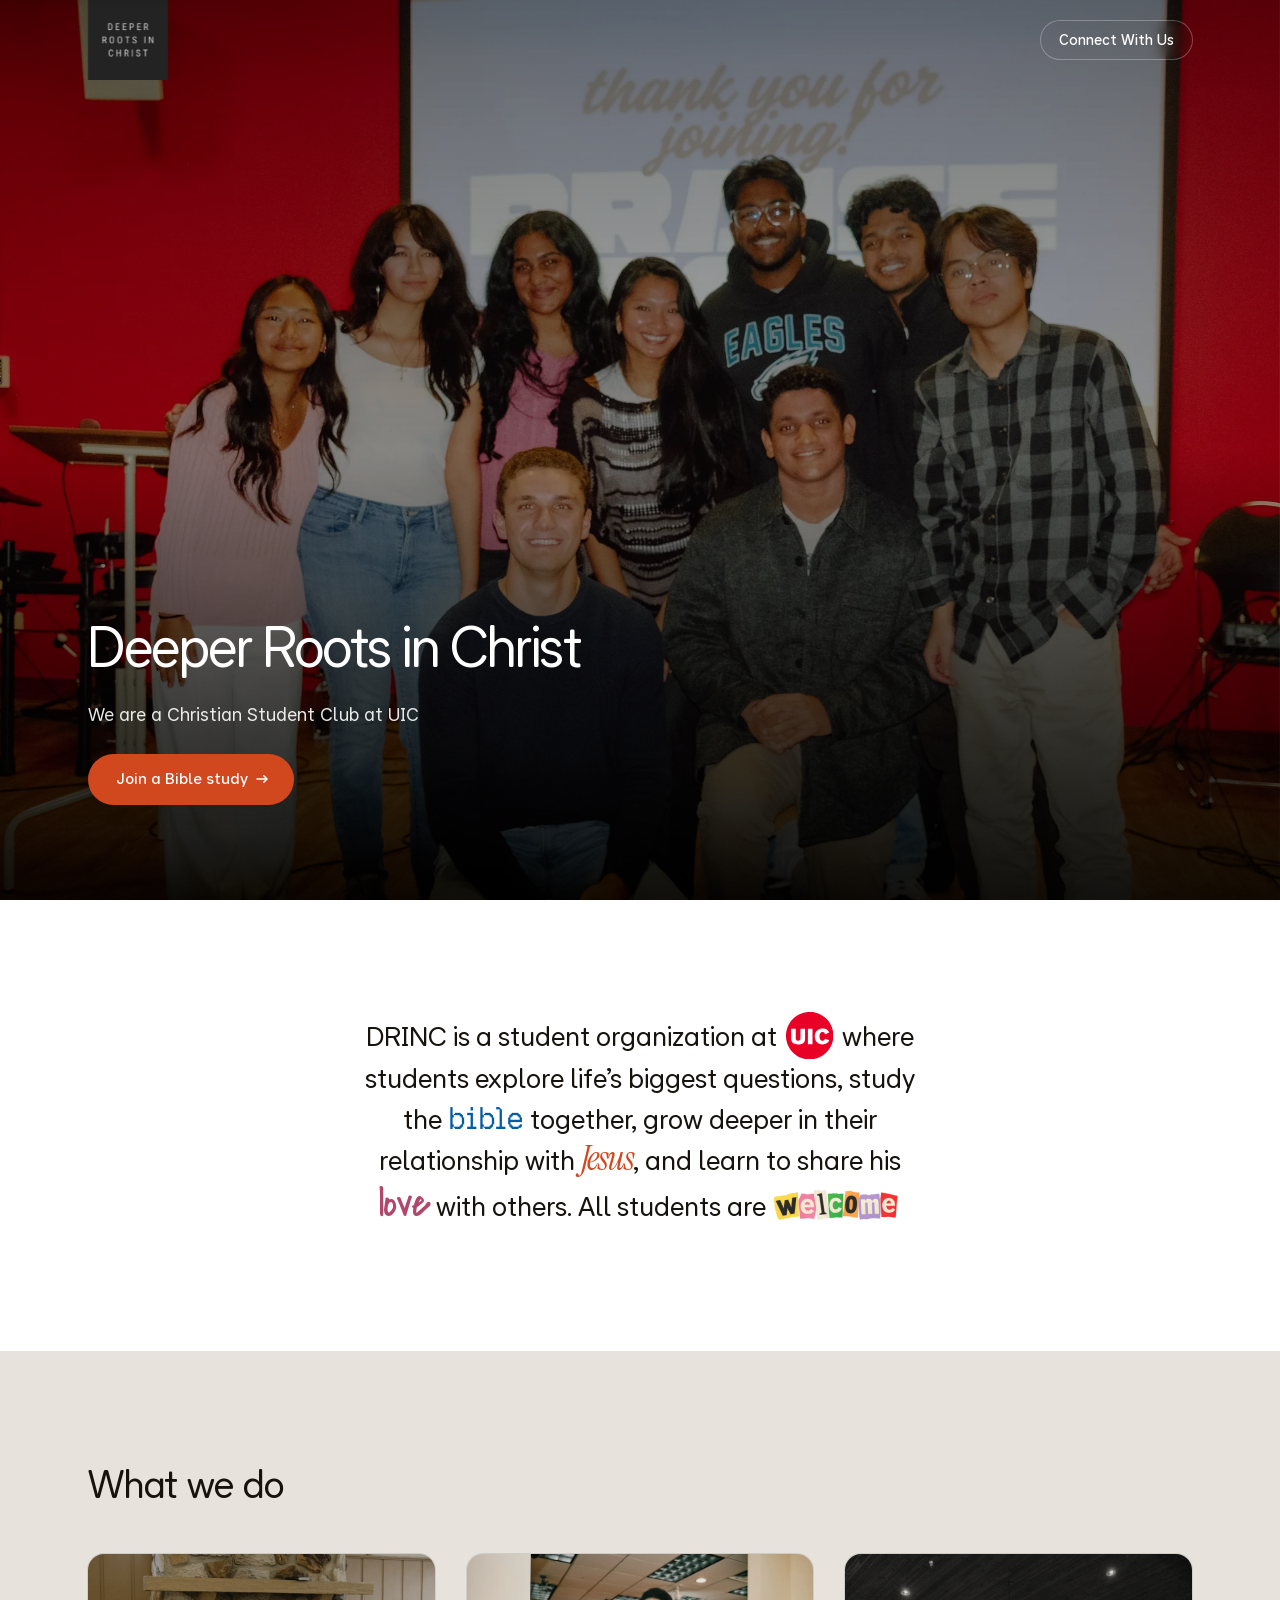
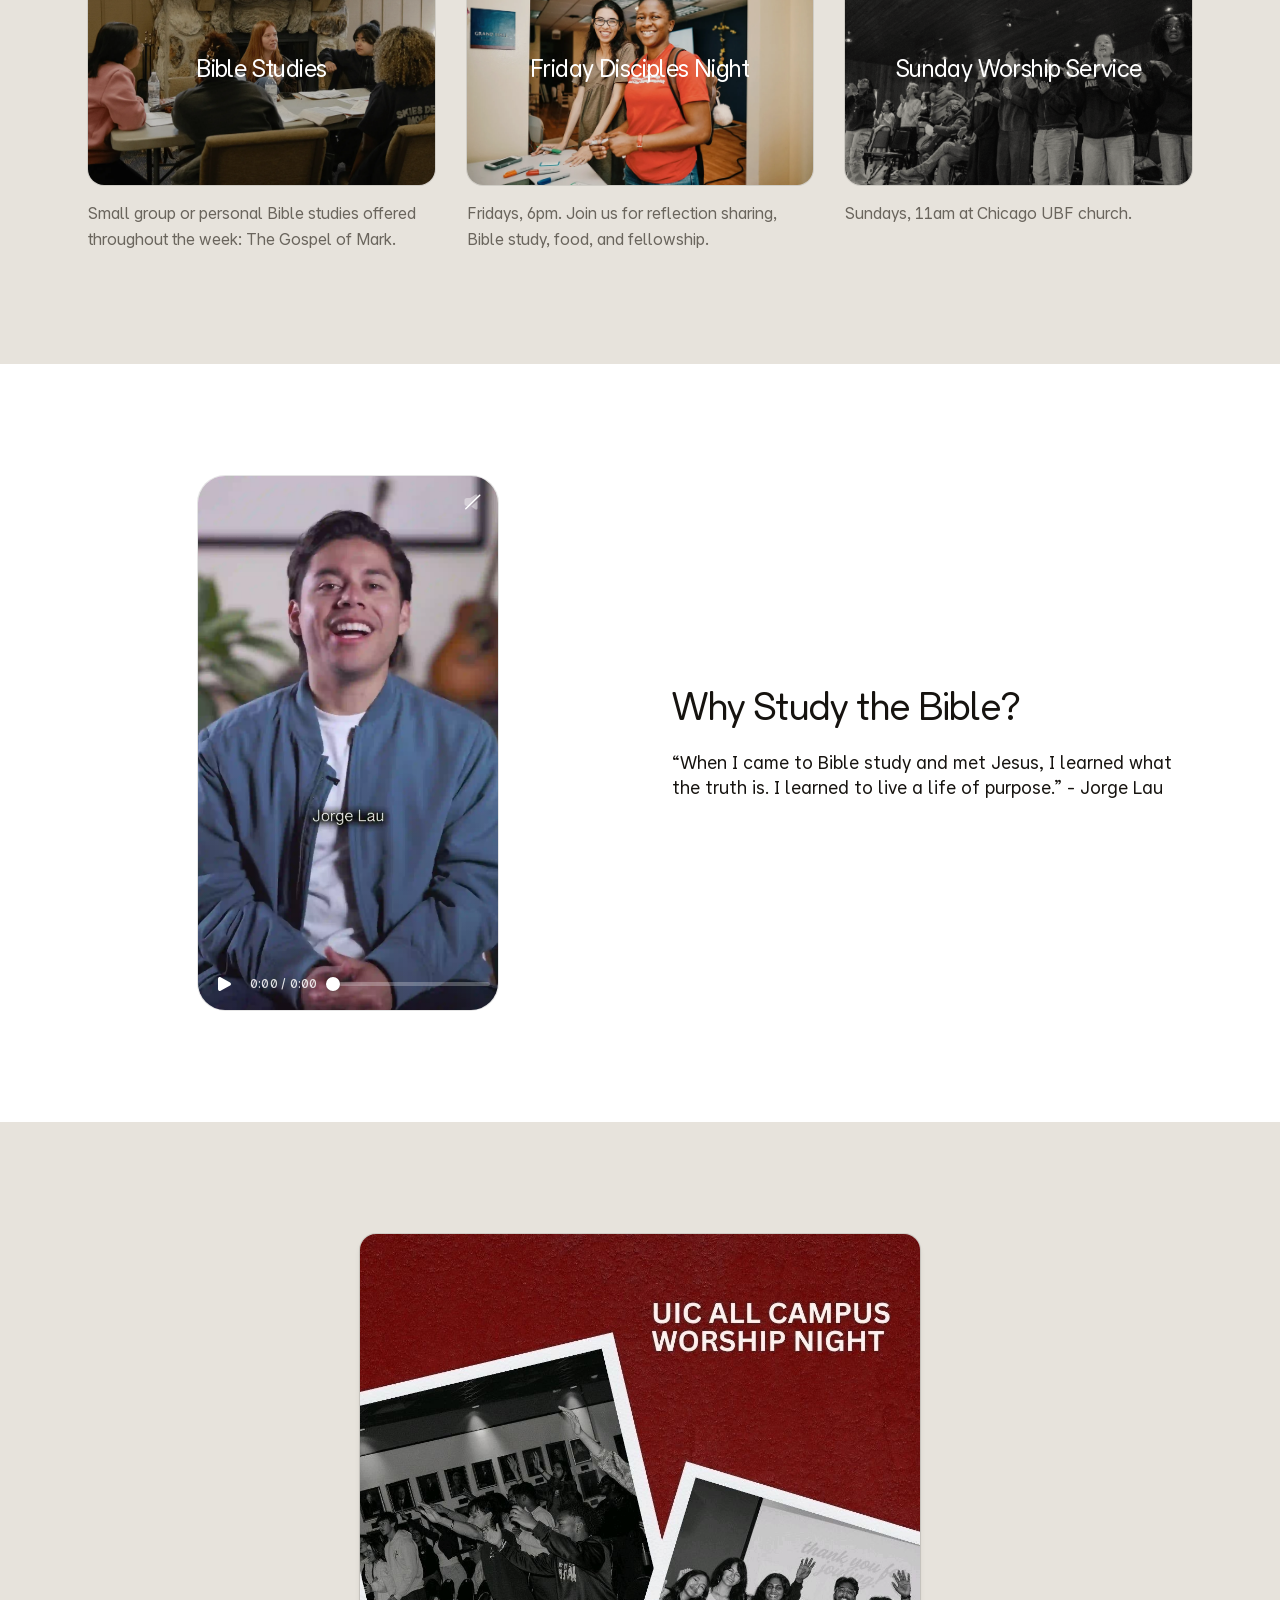
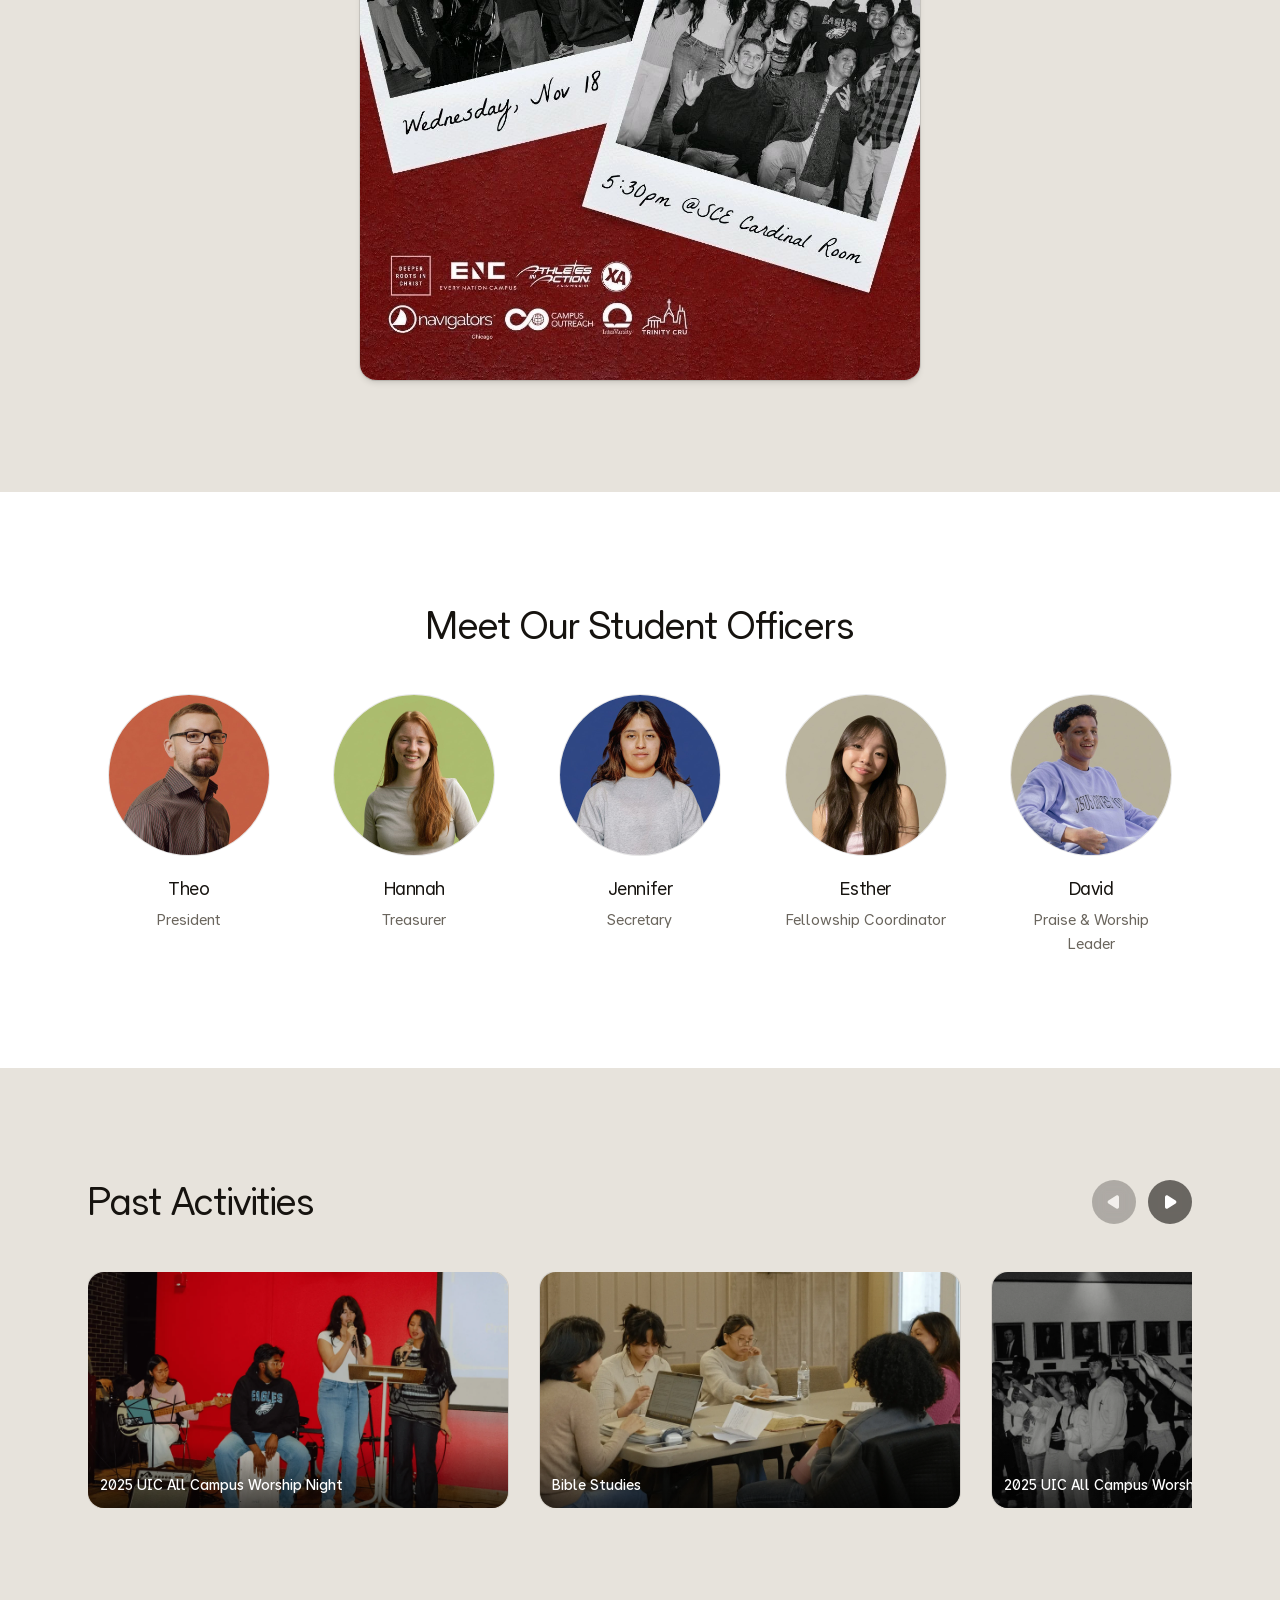
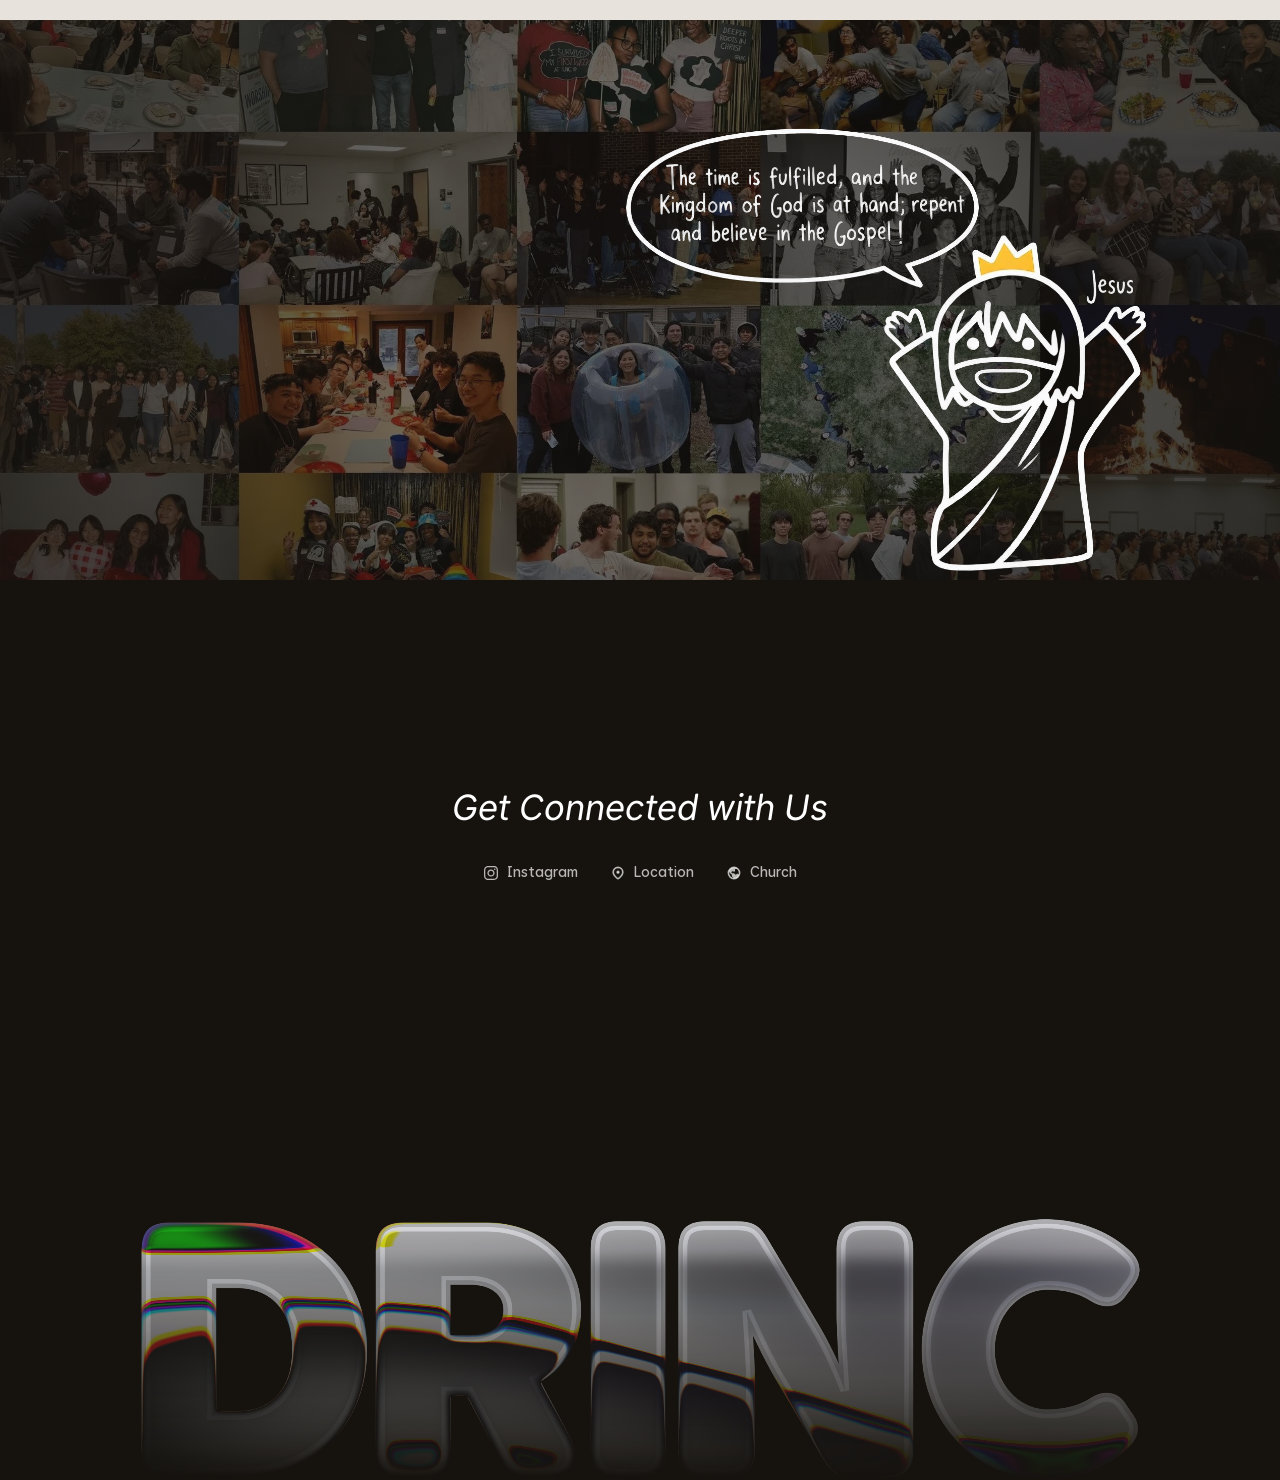
<file: index.html>
<!DOCTYPE html>
<html lang="en">
<head>
  <meta charset="UTF-8" />
  <meta name="viewport" content="width=device-width, initial-scale=1.0, interactive-widget=resizes-content" />
  <title>Deeper Roots in Christ</title>
  <meta name="description" content="DRinC is a Christian student organization at UIC that seeks to share the love of Jesus with students and raise lifelong disciples." />
  <meta name="robots" content="index, follow" />
  <meta name="author" content="Deeper Roots in Christ" />
  <meta name="theme-color" content="#D1481F" />
  <link rel="canonical" href="https://hoangngo-sudo.github.io/drinc/" />

  <link rel="shortcut icon" href="favicon.ico" />
  <link rel="icon" type="image/png" sizes="32x32" href="assets/icons/favicon-32x32.png" />
  <link rel="icon" type="image/png" sizes="16x16" href="assets/icons/favicon-16x16.png" />
  <link rel="apple-touch-icon" sizes="180x180" href="assets/icons/apple-touch-icon.png" />

  <meta property="og:type" content="website" />
  <meta property="og:site_name" content="Deeper Roots in Christ" />
  <meta property="og:title" content="Deeper Roots in Christ (DRinC) — Christian Student Organization at UIC" />
  <meta property="og:description" content="DRinC is a Christian student organization at UIC that seeks to share the love of Jesus with students and raise lifelong disciples. Join us for Bible study, Friday discipleship, Sunday worship, fellowship, and retreats." />
  <meta property="og:image" content="https://hoangngo-sudo.github.io/drinc/assets/img/og.png" />
  <meta property="og:image:width" content="1200" />
  <meta property="og:image:height" content="800" />
  <meta property="og:image:alt" content="Deeper Roots in Christ" />
  <meta property="og:url" content="https://hoangngo-sudo.github.io/drinc/" />

  <meta name="twitter:card" content="summary_large_image" />
  <meta name="twitter:title" content="Deeper Roots in Christ — Christian Student Organization at UIC" />
  <meta name="twitter:description" content="DRinC is a Christian student organization at UIC that seeks to share the love of Jesus with students and raise lifelong disciples. Join us for Bible study, Friday discipleship, Sunday worship, fellowship, and retreats." />
  <meta name="twitter:image" content="https://hoangngo-sudo.github.io/drinc/assets/img/og.png" />
  <meta name="twitter:image:alt" content="Deeper Roots in Christ" />

  <script type="application/ld+json">
  {
    "@context": "https://schema.org",
    "@type": "Organization",
    "name": "Deeper Roots in Christ",
    "alternateName": "DRinC",
    "description": "DRinC is a Christian student organization at UIC that seeks to share the love of Jesus with students and raise lifelong disciples.",
    "url": "https://hoangngo-sudo.github.io/drinc/",
    "logo": "https://hoangngo-sudo.github.io/drinc/assets/img/logo.png",
    "sameAs": [
      "https://www.instagram.com/drincatuic/",
      "https://www.chicagoubf.org/"
    ]
  }
  </script>
  <link rel="preconnect" href="https://fonts.googleapis.com" />
  <link rel="preconnect" href="https://fonts.gstatic.com" crossorigin />
  <link href="https://fonts.googleapis.com/css2?family=Covered+By+Your+Grace&family=Instrument+Serif:ital@1&display=swap" rel="stylesheet" />
  <link rel="preload" as="image" href="assets/img/hero.webp" />
  <link rel="stylesheet" href="css/tokens.css" />
  <link rel="stylesheet" href="css/styles.css" />

  <!-- Dev-only: loads the Lapse animation inspector on localhost/file. -->
  <!-- <script>
    (function () {
      var host = location.hostname;
      if (host !== "localhost" && host !== "127.0.0.1" && host !== "") return;
      var panel = document.createElement("script");
      panel.src = "vendor/lapse/panel.global.js";
      panel.async = false;
      panel.onload = function () {
        lapse.mountLapse();
      };
      document.head.appendChild(panel);
    })();
  </script> -->
</head>
<body>
  <a class="skip-link" href="#main">Skip to content</a>

  <header class="site-nav" id="top">
    <div class="container site-nav__inner">
      <a class="site-nav__brand" href="#top" aria-label="Deeper Roots in Christ — home">
        <img class="site-nav__logo" src="assets/img/logo.png" alt="" aria-hidden="true" />
      </a>
      <a class="site-nav__cta" href="#connect">Connect With Us</a>
    </div>
  </header>

  <main id="main">
    <section class="hero" data-nav-tone="dark" aria-labelledby="hero-title">
      <div class="hero-bg"></div>
      <div class="hero-overlay"></div>
      <div class="container hero__inner">
        <div class="hero__content">
          <h1 id="hero-title" class="hero__title">Deeper Roots in Christ</h1>
          <p class="hero__sub">We are a Christian Student Club at UIC</p>
          <div class="hero__actions">
            <a class="btn btn--primary" href="signup.html" data-hero-cta>
              Join a Bible study
              <svg class="btn__icon" xmlns="http://www.w3.org/2000/svg" width="12" height="12" viewBox="0 0 12 12" aria-hidden="true" focusable="false">
                <path d="m10.75,6.75H1c-.414,0-.75-.336-.75-.75s.336-.75.75-.75h9.75c.414,0,.75.336.75.75s-.336.75-.75.75Z" fill="currentColor" stroke-width="0" />
                <path d="m7.75,10c-.192,0-.384-.073-.53-.22-.293-.293-.293-.768,0-1.061l2.72-2.72-2.72-2.72c-.293-.293-.293-.768,0-1.061s.768-.293,1.061,0l3.25,3.25c.293.293.293.768,0,1.061l-3.25,3.25c-.146.146-.338.22-.53.22Z" fill="currentColor" stroke-width="0" />
              </svg>
            </a>
          </div>
        </div>
      </div>
    </section>

    <section class="section mission" aria-label="Our mission">
      <div class="container">
        <p class="mission__statement">DRINC is a student organization <span class="mission__university">at
          <svg class="mission__icon" xmlns="http://www.w3.org/2000/svg" viewBox="0 0 24.005 24" role="img" aria-label="UIC" focusable="false">
            <path id="mission-uic-mark" d="M11.157-0.014H12.763C12.967 0.04 13.252 0.031 13.471 0.058 13.962 0.124 14.449 0.217 14.929 0.337 17.013 0.865 18.915 1.945 20.44 3.463 20.485 3.508 20.53 3.556 20.575 3.602 21.297 4.367 21.921 5.18 22.431 6.106 23.106 7.319 23.568 8.639 23.794 10.01 23.85 10.366 23.889 10.654 23.913 11.012 23.922 11.134 23.941 11.54 23.962 11.624L23.964 11.63V12.338C23.928 12.442 23.905 13.141 23.889 13.297 23.83 13.819 23.74 14.336 23.616 14.846 22.804 18.154 20.631 20.957 17.637 22.564 16.45 23.203 15.163 23.635 13.833 23.843 13.626 23.876 13.432 23.905 13.225 23.927 13.095 23.941 12.633 23.953 12.54 23.986H11.4C11.268 23.947 10.816 23.933 10.653 23.914 10.377 23.881 10.117 23.842 9.843 23.795 8.283 23.516 6.795 22.928 5.466 22.066 2.877 20.387 1.032 17.773 0.316 14.767 0.171 14.149 0.067 13.519 0.034 12.887 0.03 12.791 0.021 12.638 0 12.55V11.419C0.039 11.278 0.039 10.862 0.061 10.688 0.091 10.445 0.126 10.204 0.166 9.962 0.424 8.428 0.979 6.959 1.797 5.639 3.409 3.028 5.959 1.139 8.92 0.361 9.403 0.238 9.892 0.142 10.386 0.073 10.618 0.043 10.939 0.043 11.157-0.014ZM9.649 10.187L9.648 9.052C9.648 8.884 9.637 8.578 9.657 8.425 9.532 8.437 9.388 8.426 9.261 8.425 8.62 8.413 7.954 8.446 7.315 8.423 7.326 8.729 7.317 9.071 7.317 9.382L7.318 11.533 7.318 12.661C7.32 13.57 7.386 14.525 6.175 14.539 6.085 14.539 5.998 14.525 5.908 14.519 4.852 14.446 4.93 13.501 4.932 12.676L4.932 11.647 4.932 9.689C4.932 9.332 4.93 8.974 4.932 8.617 4.933 8.557 4.935 8.485 4.944 8.426L3.432 8.423C3.168 8.423 2.866 8.431 2.604 8.423L2.605 8.438C2.617 8.576 2.611 8.791 2.611 8.933L2.611 9.838 2.611 12.601C2.613 13.162 2.589 13.75 2.688 14.303 2.767 14.743 2.998 15.286 3.345 15.584 4.237 16.337 5.604 16.468 6.718 16.378 7.521 16.315 8.577 16.025 9.099 15.377 9.721 14.603 9.648 13.351 9.648 12.404L9.649 10.187ZM11.077 8.422C11.089 8.828 11.08 9.248 11.08 9.658L11.08 11.822C11.091 13.304 11.091 14.786 11.08 16.268 11.253 16.25 11.464 16.259 11.64 16.261 12.229 16.268 12.822 16.253 13.41 16.259 13.393 16.115 13.401 15.889 13.401 15.737L13.401 14.876 13.401 11.975 13.401 9.548 13.399 8.896C13.399 8.75 13.392 8.564 13.413 8.425 13.249 8.432 13.066 8.425 12.9 8.423L11.967 8.423C11.787 8.423 11.605 8.423 11.424 8.425 11.337 8.426 11.158 8.432 11.077 8.422ZM20.863 13.916L20.094 13.642C19.996 13.607 19.846 13.561 19.753 13.522 19.615 13.906 19.449 14.191 19.068 14.369 18.699 14.542 18.294 14.536 17.914 14.405 17.587 14.294 17.29 13.973 17.16 13.652 16.858 12.908 16.866 11.828 17.142 11.075 17.269 10.736 17.508 10.415 17.847 10.271 18.219 10.114 18.619 10.109 18.996 10.252 19.402 10.408 19.741 10.939 19.795 11.362 20.058 11.234 20.322 11.113 20.583 10.985 20.985 10.79 21.426 10.556 21.84 10.387 21.402 9.451 20.833 8.884 19.851 8.515 19.416 8.353 18.945 8.299 18.484 8.291 18.451 8.29 18.225 8.294 18.198 8.3 17.089 8.398 16.179 8.711 15.45 9.604 14.134 11.212 14.254 14.243 15.907 15.572 17.406 16.775 20.107 16.693 21.349 15.14 21.565 14.872 21.729 14.587 21.882 14.281 21.546 14.153 21.199 14.044 20.863 13.916Z" fill="#E80026" />
          </svg></span> where students explore life’s biggest questions, study the <span class="mission__word mission__word--pixel">bible</span>
          together, grow deeper in their relationship with <span class="mission__word mission__word--jesus">Jesus</span>, and learn to share his <span class="mission__word mission__word--love">love</span> with others. All
          students <span class="mission__closing">are <img class="mission__welcome" src="assets/img/welcome.svg" alt="welcome!" width="110" height="42" /></span></p>
      </div>
    </section>

    <section class="section programs" id="programs" aria-labelledby="programs-title">
      <div class="container">
        <h2 id="programs-title" class="h2">What we do</h2>
        <ul class="programs__grid">
          <li class="program">
            <div class="program__media">
              <img class="program__img" src="assets/img/programs-1.webp" alt="Students gathered around a table during a Bible study" width="512" height="384" loading="lazy" />
              <h3 class="program__title">Bible Studies</h3>
            </div>
            <p class="program__desc">Small group or personal Bible studies offered throughout the week: The Gospel of Mark.</p>
          </li>
          <li class="program">
            <div class="program__media">
              <img class="program__img" src="assets/img/programs-2.webp" alt="Two smiling students at a Friday night gathering" width="512" height="384" loading="lazy" />
              <h3 class="program__title">Friday Disciples Night</h3>
            </div>
            <p class="program__desc">Fridays, 6pm. Join us for reflection sharing, Bible study, food, and fellowship.</p>
          </li>
          <li class="program">
            <div class="program__media">
              <img class="program__img" src="assets/img/programs-3.webp" alt="Students clapping together during worship" width="512" height="384" loading="lazy" />
              <h3 class="program__title">Sunday Worship Service</h3>
            </div>
            <p class="program__desc">Sundays, 11am at Chicago UBF church.</p>
          </li>
        </ul>
      </div>
    </section>

    <section class="section" id="testimony" aria-labelledby="testimony-title">
      <div class="container">
        <div class="testimonial">
          <div class="testimonial__media">
            <div class="testimonial__frame">
              <div class="testimonial__clip">
                <video class="testimonial__video" src="assets/video.mp4" poster="assets/img/testimonial-video-frame.webp" preload="none" loop playsinline muted aria-label="Student testimonial video" data-video></video>
              </div>
              <div class="video-bar" data-video-bar>
                <div class="video-bar__controls">
                  <div class="video-bar__spacer"></div>
                  <button class="video-bar__btn" type="button" aria-label="Mute video" data-video-mute>
                    <svg class="video-bar__icon" xmlns="http://www.w3.org/2000/svg" width="18" height="18" viewBox="0 0 18 18" aria-hidden="true" focusable="false"><path fill-rule="evenodd" clip-rule="evenodd" d="M10.0759 1.61119C10.9072 1.07941 12 1.67539 12 2.664V15.337C12 16.3256 10.9072 16.9216 10.0759 16.3898L4.78051 13H2.25C1.00779 13 0 11.9922 0 10.75V7.25C0 6.00778 1.00779 5 2.25 5H4.78056L10.0759 1.61119Z" fill="currentColor"/><path fill-rule="evenodd" clip-rule="evenodd" d="M15.3287 5.11066C15.6216 4.81777 16.0964 4.81777 16.3893 5.11066C18.5372 7.25855 18.5372 10.7414 16.3893 12.8893C16.0964 13.1822 15.6216 13.1822 15.3287 12.8893C15.0358 12.5964 15.0358 12.1215 15.3287 11.8287C16.8908 10.2665 16.8908 7.73343 15.3287 6.17132C15.0358 5.87843 15.0358 5.40355 15.3287 5.11066Z" fill="currentColor"/><path fill-rule="evenodd" clip-rule="evenodd" d="M13.9454 7.17258C14.2615 7.07665 14.6031 7.19882 14.7867 7.47344C15.403 8.39538 15.403 9.60456 14.7867 10.5265C14.6031 10.8011 14.2615 10.9233 13.9454 10.8274C13.6293 10.7314 13.4132 10.44 13.4132 10.1097V7.89026C13.4132 7.55993 13.6293 7.2685 13.9454 7.17258Z" fill="currentColor"/></svg>
                  </button>
                </div>
                <div class="video-bar__controls video-bar__controls--bottom">
                  <button class="video-bar__btn" type="button" aria-label="Play video" data-video-play>
                    <svg class="video-bar__icon" xmlns="http://www.w3.org/2000/svg" width="18" height="18" viewBox="0 0 18 18" aria-hidden="true" focusable="false"><path d="M15.1 7.478L5.608 2.222C5.055 1.916 4.402 1.925 3.859 2.245C3.321 2.562 3 3.122 3 3.744V14.256C3 14.878 3.321 15.438 3.859 15.755C4.138 15.919 4.445 16.002 4.754 16.002C5.047 16.002 5.34 15.927 5.608 15.779L15.099 10.523C15.655 10.216 16 9.632 16 9.001C16 8.37 15.655 7.785 15.1 7.478Z" fill="currentColor"/></svg>
                  </button>
                  <span class="video-bar__time" data-video-time role="timer" aria-label="Video time">0:00 / 0:00</span>
                  <input class="video-bar__progress" type="range" min="0" max="100" step="0.1" value="0" aria-label="Seek video" data-video-progress />
                </div>
              </div>
            </div>
          </div>
          <div class="testimonial__body">
            <h2 id="testimony-title" class="h2">Why Study the Bible?</h2>
            <blockquote class="testimonial__quote">“When I came to Bible study and met Jesus, I learned what the truth is. I learned to live a life of purpose.” - Jorge Lau</blockquote>
          </div>
        </div>
      </div>
    </section>

    <!-- <section class="section retreat" aria-label="Fall retreat poster">
      <div class="container">
        <img class="retreat__img" src="assets/img/retreat.webp" alt="Poster for the 2026 UBF Encounter Fall Retreat: Are you born again? Open to all college students across the Midwest, September 25 to 27, 2026, at Streater Baptist Camp." width="896" height="504" loading="lazy" />
      </div>
    </section> -->

    <section class="section poster" aria-label="UIC All Campus Worship Night poster">
      <div class="container">
        <img class="poster__img" src="assets/img/poster-worship.jpg" alt="UIC All Campus Worship Night poster: two photo prints on a red ground, Wednesday, Nov 18 at 5:30pm in the SCE Cardinal Room." width="1080" height="1440" loading="lazy" decoding="async" />
      </div>
    </section>
    <section class="section" id="officers" aria-labelledby="officers-title">
      <div class="container officers__inner">
        <h2 id="officers-title" class="h2 h2--center">Meet Our Student Officers</h2>
        <ul class="officers__list">
          <li class="officer">
            <img class="officer__img" src="assets/img/officer-theo.jpg" alt="Portrait of Theo" width="640" height="640" loading="lazy" />
            <p class="officer__name">Theo</p>
            <p class="officer__role">President</p>
          </li>
          <li class="officer">
            <img class="officer__img" src="assets/img/officer-hannah.jpg" alt="Portrait of Hannah" width="640" height="640" loading="lazy" />
            <p class="officer__name">Hannah</p>
            <p class="officer__role">Treasurer</p>
          </li>
          <li class="officer">
            <img class="officer__img" src="assets/img/officer-jennifer.jpg" alt="Portrait of Jennifer" width="640" height="640" loading="lazy" />
            <p class="officer__name">Jennifer</p>
            <p class="officer__role">Secretary</p>
          </li>
          <li class="officer">
            <img class="officer__img" src="assets/img/officer-esther.jpg" alt="Portrait of Esther" width="640" height="640" loading="lazy" />
            <p class="officer__name">Esther</p>
            <p class="officer__role">Fellowship Coordinator</p>
          </li>
          <li class="officer">
            <img class="officer__img" src="assets/img/officer-david.jpg" alt="Portrait of David" width="640" height="640" loading="lazy" />
            <p class="officer__name">David</p>
            <p class="officer__role">Praise &amp; Worship Leader</p>
          </li>
        </ul>
      </div>
    </section>

    <section class="section gallery" id="gallery" aria-labelledby="gallery-title">
      <div class="container">
        <div class="gallery__header">
          <h2 id="gallery-title" class="h2">Past Activities</h2>
          <div class="gallery__nav">
            <button class="icon-btn" type="button" aria-label="Previous photos" data-gallery="prev"><svg xmlns="http://www.w3.org/2000/svg" x="0px" y="0px" width="18px" height="18px" viewBox="0 0 18 18" focusable="false" aria-hidden="true"><path d="M13.094 2.44202C12.535 2.13302 11.852 2.15401 11.313 2.49701L3.38904 7.52197C2.88004 7.84497 2.57703 8.397 2.57703 9C2.57703 9.603 2.88104 10.155 3.38904 10.478L11.313 15.503C11.599 15.684 11.924 15.774 12.25 15.774C12.54 15.774 12.831 15.702 13.094 15.557C13.653 15.249 14 14.662 14 14.024V3.97601C14 3.33801 13.653 2.74902 13.094 2.44202Z" fill="currentColor"></path></svg></button>
            <button class="icon-btn" type="button" aria-label="Next photos" data-gallery="next"><svg xmlns="http://www.w3.org/2000/svg" x="0px" y="0px" width="18px" height="18px" viewBox="0 0 18 18" focusable="false" aria-hidden="true"><path d="M14.611 7.52196L6.687 2.49699C6.147 2.15499 5.46401 2.134 4.90601 2.442C4.34701 2.75 4 3.33696 4 3.97496V14.024C4 14.662 4.34701 15.25 4.90601 15.557C5.16901 15.702 5.46 15.774 5.75 15.774C6.076 15.774 6.402 15.683 6.688 15.502L14.611 10.478C15.12 10.155 15.423 9.60298 15.423 8.99998C15.423 8.39698 15.119 7.84496 14.611 7.52196Z" fill="currentColor"></path></svg></button>
          </div>
        </div>
        <ul class="gallery__track" tabindex="0" aria-label="Photo gallery — scrolls horizontally">
          <li class="gallery__card"><img src="assets/img/gallery-1.webp" alt="Students at the 2025 UIC All Campus Worship Night" width="512" height="288" loading="lazy" /><span class="gallery__caption">2025 UIC All Campus Worship Night</span></li>
          <li class="gallery__card"><img src="assets/img/gallery-2.webp" alt="Students in a Bible study" width="512" height="288" loading="lazy" /><span class="gallery__caption">Bible Studies</span></li>
          <li class="gallery__card"><img src="assets/img/gallery-3.webp" alt="Students at the 2025 UIC All Campus Worship Night" width="512" height="288" loading="lazy" /><span class="gallery__caption">2025 UIC All Campus Worship Night</span></li>
          <li class="gallery__card"><img src="assets/img/gallery-4.webp" alt="Students celebrating Galentine day" width="512" height="288" loading="lazy" /><span class="gallery__caption">Galentine day</span></li>
          <li class="gallery__card"><img src="assets/img/gallery-5.webp" alt="Students on the 2026 Easter Bible Retreat" width="512" height="288" loading="lazy" /><span class="gallery__caption">2026 Easter Bible Retreat</span></li>
          <li class="gallery__card"><img src="assets/img/gallery-6.webp" alt="Students on the 2026 Easter Bible Retreat" width="512" height="288" loading="lazy" /><span class="gallery__caption">2026 Easter Bible Retreat</span></li>
          <li class="gallery__card"><img src="assets/img/gallery-7.webp" alt="Students at the Graduation Party" width="512" height="288" loading="lazy" /><span class="gallery__caption">Graduation Party!</span></li>
          <li class="gallery__card"><img src="assets/img/gallery-8.webp" alt="Students at the 2026 All Campus Worship" width="512" height="288" loading="lazy" /><span class="gallery__caption">2026 All Campus Worship</span></li>
        </ul>
      </div>
    </section>

    <section class="banner" data-nav-tone="dark" aria-label="Scripture">
      <div class="banner__scrim" aria-hidden="true"></div>
      <img class="banner__art" src="assets/img/mini-jesus.webp" width="1104" height="944" alt="" loading="lazy" decoding="async" />
      <figure class="sr-only">
        <blockquote class="banner__quote">
          <p>&ldquo;The time is fulfilled, and the kingdom of God is at hand; repent and believe in the gospel.&rdquo;</p>
        </blockquote>
        <figcaption class="banner__cite">Mark 1:15 ESV</figcaption>
      </figure>
    </section>

    <section class="section section--dark cta" id="connect" aria-labelledby="cta-title">
      <div class="container cta__inner">
        <div class="cta__copy">
          <h2 id="cta-title" class="h2 h2--light">Get Connected with Us</h2>
          <nav class="cta__links" aria-label="Connect with us">
            <a class="cta__link" href="https://www.instagram.com/drincatuic/" target="_blank" rel="noopener noreferrer"><svg class="cta__icon" xmlns="http://www.w3.org/2000/svg" width="32px" height="32px" viewBox="0 0 32 32" aria-hidden="true" focusable="false"><g class="nc-icon-wrapper" fill="currentColor"><path d="M10.202,2.098c-1.49,.07-2.507,.308-3.396,.657-.92,.359-1.7,.84-2.477,1.619-.776,.779-1.254,1.56-1.61,2.481-.345,.891-.578,1.909-.644,3.4-.066,1.49-.08,1.97-.073,5.771s.024,4.278,.096,5.772c.071,1.489,.308,2.506,.657,3.396,.359,.92,.84,1.7,1.619,2.477,.779,.776,1.559,1.253,2.483,1.61,.89,.344,1.909,.579,3.399,.644,1.49,.065,1.97,.08,5.771,.073,3.801-.007,4.279-.024,5.773-.095s2.505-.309,3.395-.657c.92-.36,1.701-.84,2.477-1.62s1.254-1.561,1.609-2.483c.345-.89,.579-1.909,.644-3.398,.065-1.494,.081-1.971,.073-5.773s-.024-4.278-.095-5.771-.308-2.507-.657-3.397c-.36-.92-.84-1.7-1.619-2.477s-1.561-1.254-2.483-1.609c-.891-.345-1.909-.58-3.399-.644s-1.97-.081-5.772-.074-4.278,.024-5.771,.096m.164,25.309c-1.365-.059-2.106-.286-2.6-.476-.654-.252-1.12-.557-1.612-1.044s-.795-.955-1.05-1.608c-.192-.494-.423-1.234-.487-2.599-.069-1.475-.084-1.918-.092-5.656s.006-4.18,.071-5.656c.058-1.364,.286-2.106,.476-2.6,.252-.655,.556-1.12,1.044-1.612s.955-.795,1.608-1.05c.493-.193,1.234-.422,2.598-.487,1.476-.07,1.919-.084,5.656-.092,3.737-.008,4.181,.006,5.658,.071,1.364,.059,2.106,.285,2.599,.476,.654,.252,1.12,.555,1.612,1.044s.795,.954,1.051,1.609c.193,.492,.422,1.232,.486,2.597,.07,1.476,.086,1.919,.093,5.656,.007,3.737-.006,4.181-.071,5.656-.06,1.365-.286,2.106-.476,2.601-.252,.654-.556,1.12-1.045,1.612s-.955,.795-1.608,1.05c-.493,.192-1.234,.422-2.597,.487-1.476,.069-1.919,.084-5.657,.092s-4.18-.007-5.656-.071M21.779,8.517c.002,.928,.755,1.679,1.683,1.677s1.679-.755,1.677-1.683c-.002-.928-.755-1.679-1.683-1.677,0,0,0,0,0,0-.928,.002-1.678,.755-1.677,1.683m-12.967,7.496c.008,3.97,3.232,7.182,7.202,7.174s7.183-3.232,7.176-7.202c-.008-3.97-3.233-7.183-7.203-7.175s-7.182,3.233-7.174,7.203m2.522-.005c-.005-2.577,2.08-4.671,4.658-4.676,2.577-.005,4.671,2.08,4.676,4.658,.005,2.577-2.08,4.671-4.658,4.676-2.577,.005-4.671-2.079-4.676-4.656h0"></path></g></svg>Instagram</a>
            <a class="cta__link" href="https://www.google.com/maps?q=1015+W+Polk+St,+Chicago,+IL+60607" target="_blank" rel="noopener noreferrer"><svg class="cta__icon" xmlns="http://www.w3.org/2000/svg" x="0px" y="0px" width="20px" height="20px" viewBox="0 0 20 20" aria-hidden="true" focusable="false"><path d="m4,9.0053c0-3.3166,2.6863-6.0053,6-6.0053s6,2.6887,6,6.0053-3.1146,6.0287-4.8557,7.5611c-.6568.5781-1.6318.5781-2.2886,0-1.7412-1.5324-4.8557-4.5585-4.8557-7.5611Z" fill="none" stroke="currentColor" stroke-linecap="round" stroke-linejoin="round" stroke-width="2"></path><circle cx="10" cy="9" r="1" fill="currentColor" stroke="currentColor" stroke-linecap="round" stroke-linejoin="round" stroke-width="2" data-color="color-2"></circle></svg>Location</a>
            <a class="cta__link" href="https://www.chicagoubf.org/" target="_blank" rel="noopener noreferrer"><svg class="cta__icon" xmlns="http://www.w3.org/2000/svg" x="0px" y="0px" width="20px" height="20px" viewBox="0 0 20 20" aria-hidden="true" focusable="false"><path d="m10,3c-3.0086,0-5.5663,1.9017-6.5562,4.5657.7976,1.9263,1.6964,3.0181,3.1138,3.7878.0752.0405.1572.0605.2383.0605.1367,0,.2715-.0562.3682-.1621.1553-.1694.1758-.4224.0488-.6138-.0068-.0103-.6787-1.0454-.2012-2.0161.0586-.1201.3818-.7266.9951-.8965.4961-.1377.9453.0845,1.3818.2983.4619.2266.9854.4868,1.4893.1626.5693-.3628.5039-1.0771.4463-1.7075-.0498-.5474-.1016-1.1138.1699-1.4536.3281-.4097,1.1406-.5269,2.3438-.3359.1887.0299.3654-.0516.4739-.1963-1.1891-.9324-2.6836-1.4932-4.3118-1.4932Z" fill="currentColor" stroke-width="0" data-color="color-2"></path><path d="m14.6729,11.021c-.6963-.1333-1.2256.2383-1.6953.5649-.4551.3179-.751.5112-1.1104.4399-.2393-.0444-.3574-.1763-.6025-.4702-.2275-.2729-.5098-.6128-1.0039-.9019-.9365-.5483-2.1465-.6235-3.5977-.2217-.1934.0532-.335.2183-.3613.417s.0703.3955.2432.4976c.0049.0029.501.3013.7041.8804.0732.2085.0742.48.0752.7676.001.4282.002.9131.2627,1.3291.2852.4536.6396.6421.9248.7939.2559.1357.4092.2173.5254.4663.2656.5693.0703,1.2534.0674,1.2603-.0089.03-.0025.0607-.0057.0913.2957.0381.5951.0645.9012.0645,2.8523,0,5.3016-1.7086,6.3923-4.1558-.4484-1.0909-1.0134-1.6896-1.7195-1.8232Z" fill="currentColor" stroke-width="0" data-color="color-2"></path><circle cx="10" cy="10" r="7" fill="none" stroke="currentColor" stroke-linecap="round" stroke-linejoin="round" stroke-width="2"></circle></svg>Church</a>
          </nav>
        </div>
      </div>
      <div class="container cta__wordmark" aria-hidden="true">
        <div class="cta__wordmark-shader" data-wordmark-shader></div>
        <img class="cta__wordmark-static" src="assets/img/wordmark-rounded-trimmed.webp" width="3201" height="837" alt="" loading="lazy" />
      </div>
    </section>
  </main>

  <div class="float-cta" data-float-cta>
    <div class="float-cta__reveal">
      <a class="float-cta__pill" href="signup.html">
        <span class="float-cta__label">Join a Bible study</span>
        <span class="float-cta__dot" aria-hidden="true">
          <svg class="float-cta__arrow" xmlns="http://www.w3.org/2000/svg" width="12" height="12" viewBox="0 0 12 12" focusable="false" aria-hidden="true">
            <path d="m10.75,6.75H1c-.414,0-.75-.336-.75-.75s.336-.75.75-.75h9.75c.414,0,.75.336.75.75s-.336.75-.75.75Z" fill="currentColor" stroke-width="0" />
            <path d="m7.75,10c-.192,0-.384-.073-.53-.22-.293-.293-.293-.768,0-1.061l2.72-2.72-2.72-2.72c-.293-.293-.293-.768,0-1.061s.768-.293,1.061,0l3.25,3.25c.293.293.293.768,0,1.061l-3.25,3.25c-.146.146-.338.22-.53.22Z" fill="currentColor" stroke-width="0" />
          </svg>
        </span>
      </a>
    </div>
  </div>

  <script src="js/main.js" defer></script>
  <script src="js/nav-contrast.js" defer></script>
  <script type="module" src="js/footer-shader.js"></script>
</body>
</html>
</file>
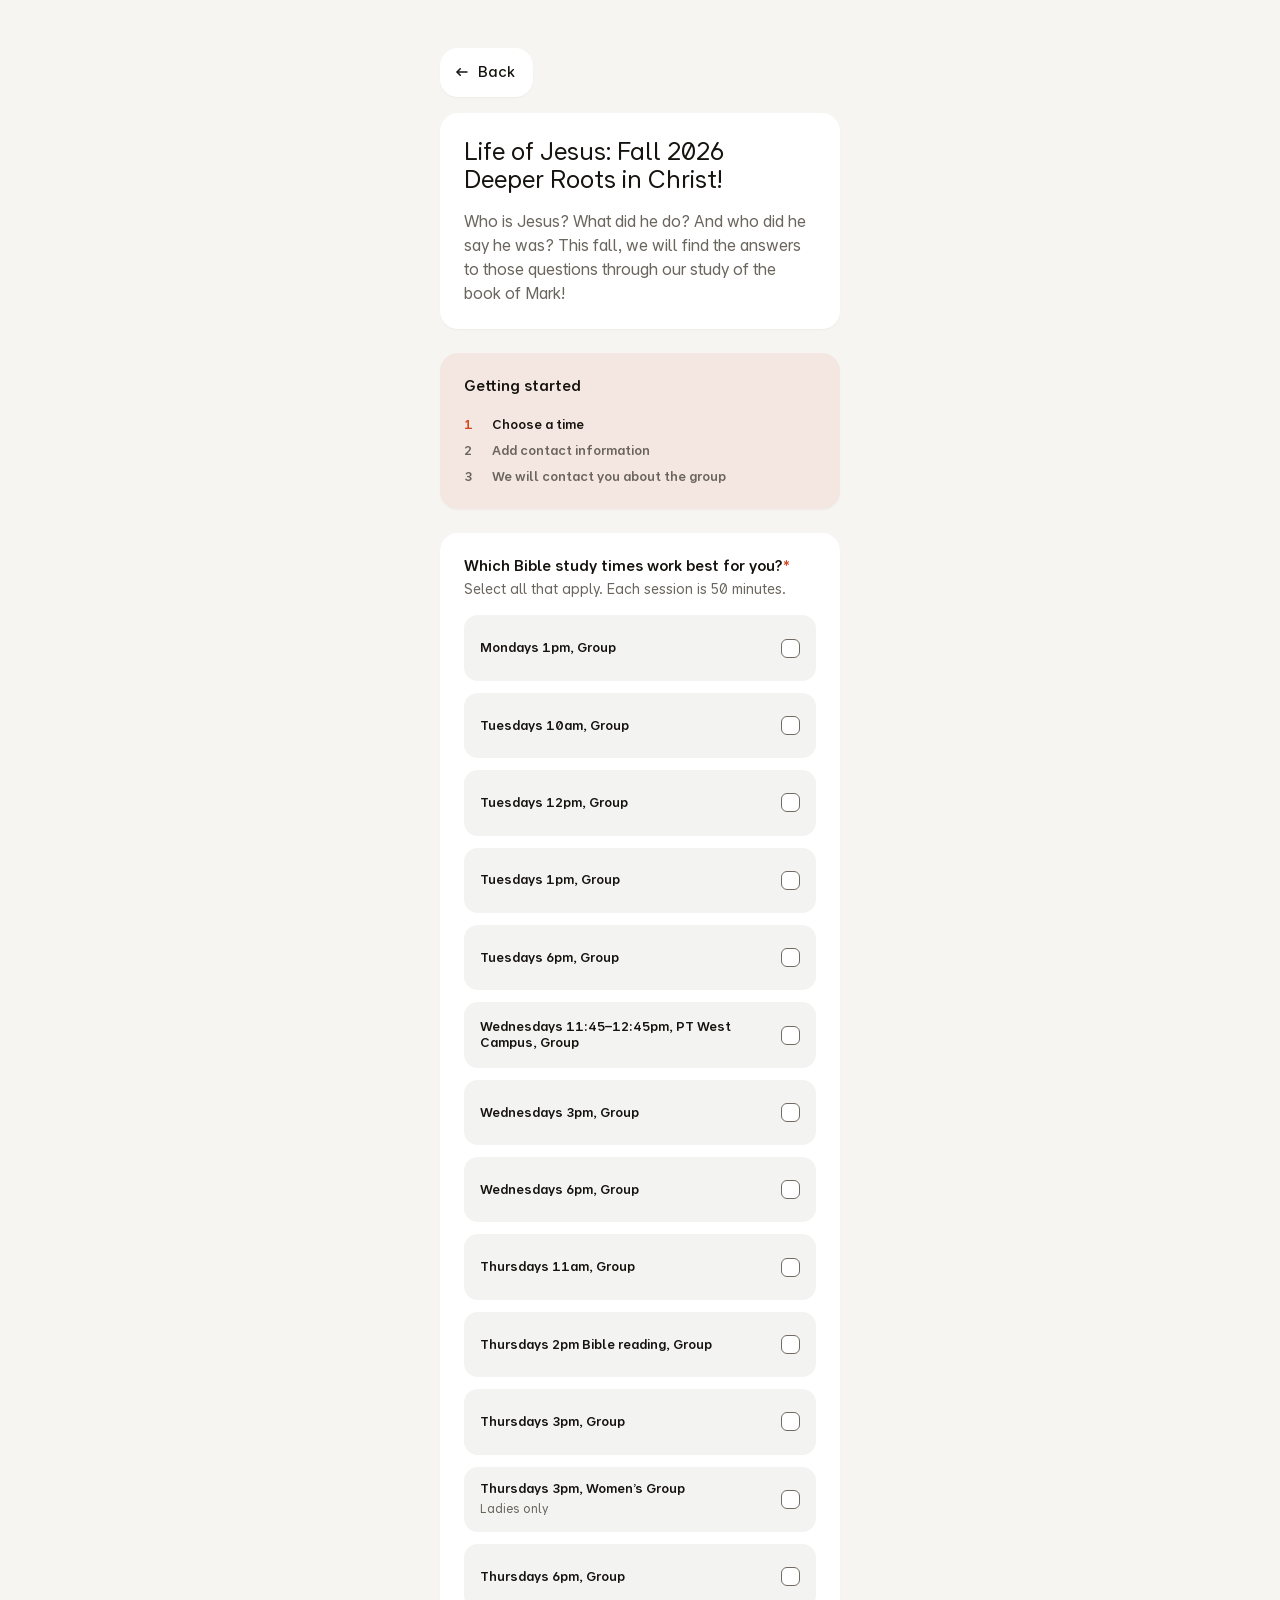
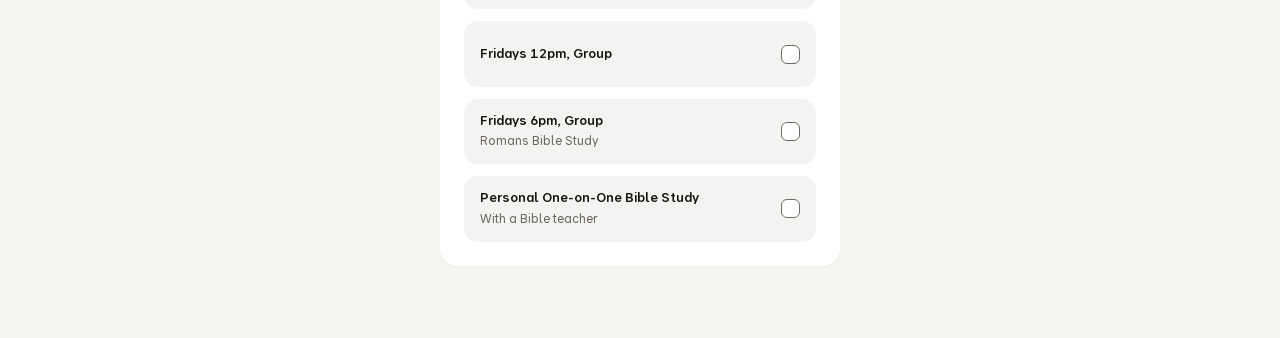
<file: signup.html>
<!doctype html>
<html lang="en">
<head>
  <meta charset="utf-8" />
  <meta name="viewport" content="width=device-width, initial-scale=1, interactive-widget=resizes-content" />
  <meta name="description" content="Sign up for a Fall 2026 Deeper Roots in Christ Bible study at UIC." />
  <title>Life of Jesus Bible Study | DRinC</title>
  <meta name="theme-color" content="#f6f5f2" />
  <meta property="og:type" content="website" />
  <meta property="og:site_name" content="Deeper Roots in Christ" />
  <meta property="og:title" content="Life of Jesus Bible Study" />
  <meta property="og:description" content="Sign up for a Fall 2026 Deeper Roots in Christ Bible study at UIC." />
  <meta property="og:image" content="https://hoangngo-sudo.github.io/drinc/assets/img/og.png" />
  <meta property="og:image:width" content="1200" />
  <meta property="og:image:height" content="800" />
  <meta property="og:image:alt" content="Deeper Roots in Christ" />
  <meta property="og:url" content="https://hoangngo-sudo.github.io/drinc/signup.html" />
  <meta name="twitter:card" content="summary_large_image" />
  <meta name="twitter:title" content="Life of Jesus Bible Study" />
  <meta name="twitter:description" content="Sign up for a Fall 2026 Deeper Roots in Christ Bible study at UIC." />
  <meta name="twitter:image" content="https://hoangngo-sudo.github.io/drinc/assets/img/og.png" />
  <link rel="stylesheet" href="css/tokens.css" />
  <link rel="stylesheet" href="css/signup.css" />
</head>
<body>
  <main class="signup-shell">
    <a class="back-link" href="index.html" aria-label="Back to the DRinC home page">
      <svg class="back-link__icon" xmlns="http://www.w3.org/2000/svg" width="12" height="12" viewBox="0 0 12 12" aria-hidden="true" focusable="false">
        <path d="m11,6.75H1.25c-.414,0-.75-.336-.75-.75s.336-.75.75-.75h9.75c.414,0,.75.336.75.75s-.336.75-.75.75Z" fill="currentColor" stroke-width="0" />
        <path d="m4.25,10c-.192,0-.384-.073-.53-.22L.47,6.53c-.293-.293-.293-.768,0-1.061l3.25-3.25c.293-.293.768-.293,1.061,0s.293.768,0,1.061l-2.72,2.72,2.72,2.72c.293.293.293.768,0,1.061-.146.146-.338.22-.53.22Z" fill="currentColor" stroke-width="0" />
      </svg>
      Back
    </a>

    <form class="signup-form" data-signup-form novalidate>
      <header class="form-panel form-intro">
        <h1>Life of Jesus: Fall 2026 Deeper Roots in Christ!</h1>
        <p>Who is Jesus? What did he do? And who did he say he was? This fall, we will find the answers to those questions through our study of the book of Mark!</p>
      </header>

      <section class="form-panel form-orientation" aria-labelledby="orientation-title">
        <h2 id="orientation-title">Getting started</h2>
        <ol class="orientation-steps">
          <li class="orientation-step is-current" data-step="1">
            <span class="orientation-step__number" aria-hidden="true">1</span>
            <span class="orientation-step__label">Choose a time</span>
          </li>
          <li class="orientation-step" data-step="2">
            <span class="orientation-step__number" aria-hidden="true">2</span>
            <span class="orientation-step__label">Add contact information</span>
          </li>
          <li class="orientation-step" data-step="3">
            <span class="orientation-step__number" aria-hidden="true">3</span>
            <span class="orientation-step__label">We will contact you about the group</span>
          </li>
        </ol>
      </section>

      <fieldset class="form-panel form-panel--study" aria-describedby="study-help study-error">
        <legend>Which Bible study times work best for you?<span aria-hidden="true">*</span></legend>
        <p class="field-help" id="study-help">Select all that apply. Each session is 50 minutes.</p>
        <div class="option-list">
          <label class="option-row"><span>Mondays 1pm, Group</span><input type="checkbox" name="bible-study" value="Mondays 1pm" aria-describedby="study-error" /></label>
          <label class="option-row"><span>Tuesdays 10am, Group</span><input type="checkbox" name="bible-study" value="Tuesdays 10am" aria-describedby="study-error" /></label>
          <label class="option-row"><span>Tuesdays 12pm, Group</span><input type="checkbox" name="bible-study" value="Tuesdays 12pm" aria-describedby="study-error" /></label>
          <label class="option-row"><span>Tuesdays 1pm, Group</span><input type="checkbox" name="bible-study" value="Tuesdays 1pm" aria-describedby="study-error" /></label>
          <label class="option-row"><span>Tuesdays 6pm, Group</span><input type="checkbox" name="bible-study" value="Tuesdays 6pm" aria-describedby="study-error" /></label>
          <label class="option-row"><span>Wednesdays 11:45&ndash;12:45pm, PT West Campus, Group</span><input type="checkbox" name="bible-study" value="Wednesdays 11:45-12:45pm" aria-describedby="study-error" /></label>
          <label class="option-row"><span>Wednesdays 3pm, Group</span><input type="checkbox" name="bible-study" value="Wednesdays 3pm" aria-describedby="study-error" /></label>
          <label class="option-row"><span>Wednesdays 6pm, Group</span><input type="checkbox" name="bible-study" value="Wednesdays 6pm" aria-describedby="study-error" /></label>
          <label class="option-row"><span>Thursdays 11am, Group</span><input type="checkbox" name="bible-study" value="Thursdays 11am" aria-describedby="study-error" /></label>
          <label class="option-row"><span>Thursdays 2pm Bible reading, Group</span><input type="checkbox" name="bible-study" value="Thursdays 2pm Bible reading" aria-describedby="study-error" /></label>
          <label class="option-row"><span>Thursdays 3pm, Group</span><input type="checkbox" name="bible-study" value="Thursdays 3pm" aria-describedby="study-error" /></label>
          <label class="option-row"><span>Thursdays 3pm, Women&rsquo;s Group<small>Ladies only</small></span><input type="checkbox" name="bible-study" value="Thursdays 3pm Women's Group" aria-describedby="study-error" /></label>
          <label class="option-row"><span>Thursdays 6pm, Group</span><input type="checkbox" name="bible-study" value="Thursdays 6pm" aria-describedby="study-error" /></label>
          <label class="option-row"><span>Fridays 12pm, Group</span><input type="checkbox" name="bible-study" value="Fridays 12pm" aria-describedby="study-error" /></label>
          <label class="option-row"><span>Fridays 6pm, Group<small>Romans Bible Study</small></span><input type="checkbox" name="bible-study" value="Fridays 6pm" aria-describedby="study-error" /></label>
          <label class="option-row"><span>Personal One-on-One Bible Study<small>With a Bible teacher</small></span><input type="checkbox" name="bible-study" value="Personal one-on-one" aria-describedby="study-error" /></label>
        </div>
        <p class="field-error" id="study-error" data-study-error aria-live="polite"></p>
      </fieldset>

      <p class="visually-hidden" data-step-status role="status"></p>
      <div class="signup-later" data-signup-later>
      <fieldset class="form-panel">
        <legend>Do you believe in God?</legend>
        <div class="option-list">
          <label class="option-row"><span>Yes</span><input type="radio" name="belief" value="Yes" /></label>
          <label class="option-row"><span>No</span><input type="radio" name="belief" value="No" /></label>
          <label class="option-row"><span>Not Sure</span><input type="radio" name="belief" value="Not sure" /></label>
        </div>
      </fieldset>

      <fieldset class="form-panel form-panel--events">
        <legend>Want to join any of these weekly meetings or special events?</legend>
        <div class="option-list">
          <label class="option-row"><span>Disciples Night: Friday 6pm, worship, reflections, community</span><input type="checkbox" name="event" value="Disciples Night" /></label>
          <label class="option-row"><span>Sunday Worship Service 11am (Rides offered at 10:15)</span><input type="checkbox" name="event" value="Sunday Worship Service" /></label>
          <label class="option-row"><span>UIC All Campus Worship Night: Nov 18 at 5pm</span><input type="checkbox" name="event" value="UIC All Campus Worship Night" /></label>
          <label class="option-row"><span>Other</span><input type="checkbox" name="event" value="Other" /></label>
        </div>
      </fieldset>

      <fieldset class="form-panel contact-panel" aria-describedby="contact-error">
        <legend>How can we reach you?<span aria-hidden="true">*</span></legend>
        <p class="field-help">Phone or email &mdash; either one is fine.</p>
        <div class="contact-fields">
          <label><span>First name</span><input type="text" name="first-name" autocomplete="given-name" placeholder=" " required /></label>
          <label><span>Last name</span><input type="text" name="last-name" autocomplete="family-name" placeholder=" " required /></label>
          <label class="field-wide"><span>Phone number</span><input type="tel" name="phone" autocomplete="tel" placeholder=" " data-phone aria-describedby="contact-error" /></label>
          <label class="field-wide"><span>Email</span><input type="email" name="email" autocomplete="email" placeholder=" " data-email aria-describedby="contact-error" /></label>
          <label class="field-wide"><span>Invite code (optional)</span><input type="text" name="invite-code" autocomplete="off" placeholder=" " /></label>
        </div>
        <p class="field-error" id="contact-error" data-contact-error aria-live="polite"></p>
      </fieldset>

      <p class="privacy-note">Your information stays private.</p>
      <section class="turnstile-card" aria-label="Cloudflare verification successful">
        <div class="turnstile-status">
          <svg class="turnstile-success-icon" viewBox="0 0 38 38" aria-hidden="true" focusable="false">
            <circle cx="19" cy="19" r="19" fill="#3b9653" />
            <path d="M10.5 19.2 16.3 25 28 13.3" fill="none" stroke="#fff" stroke-width="4" stroke-linecap="square" stroke-linejoin="miter" />
          </svg>
          <p class="turnstile-message">Success!</p>
        </div>

        <div class="turnstile-brand">
          <svg class="turnstile-logo" xmlns="http://www.w3.org/2000/svg" viewBox="0 0 512 76" role="img" aria-label="Cloudflare">
            <path d="M214.633 47.4h7.505v20.704h13.096v6.643h-20.6zm28.361 13.751v-.08c0-7.856 6.257-14.218 14.61-14.218c8.35 0 14.529 6.295 14.529 14.138v.08c0 7.853-6.257 14.218-14.61 14.218s-14.531-6.287-14.531-14.138zm21.49 0v-.08c0-3.948-2.82-7.384-6.96-7.384c-4.142 0-6.84 3.356-6.84 7.304v.08c0 3.945 2.816 7.384 6.92 7.384c4.1 0 6.88-3.358 6.88-7.304m16.827 1.602V47.41h7.613v15.197c0 3.945 1.965 5.815 4.982 5.815c3.014 0 4.982-1.8 4.982-5.627V47.4h7.61v15.157c0 8.832-4.983 12.69-12.673 12.69s-12.524-3.948-12.524-12.5m36.674-15.34h10.438c9.658 0 15.262 5.625 15.262 13.508v.08c0 7.882-5.685 13.747-15.42 13.747h-10.28V47.4v.01zm10.546 20.621c4.487 0 7.454-2.497 7.454-6.912v-.08c0-4.377-2.974-6.915-7.454-6.915h-3.055v13.907zM354.575 47.4h21.637v6.646h-14.145v4.643h12.79v6.287h-12.79v9.771h-7.492zm32.068 0h7.502v20.704h13.098v6.643h-20.6zm40.19-.193h7.223l11.517 27.535h-8.036l-1.978-4.884H425.12l-1.928 4.884h-7.888l11.517-27.535zm6.572 16.755l-3.016-7.773l-3.055 7.773zm21.828-16.554h12.79c4.134 0 7 1.099 8.807 2.966c1.594 1.559 2.394 3.677 2.394 6.365v.08c0 4.177-2.206 6.953-5.566 8.393l6.455 9.53h-8.659l-5.446-8.282h-3.283v8.282h-7.502V47.4l.01.01zm12.446 13.126c2.55 0 4.021-1.247 4.021-3.238v-.077c0-2.149-1.54-3.238-4.06-3.238h-4.905v6.566h4.952l-.008-.01zM490.044 47.4h21.758v6.445h-14.334v4.136h12.988v5.984h-12.988v4.337H512v6.445h-21.956zM198.212 64.356c-1.05 2.4-3.263 4.099-6.2 4.099c-4.09 0-6.916-3.439-6.916-7.384v-.083c0-3.948 2.745-7.303 6.839-7.303c3.084 0 5.436 1.917 6.435 4.535h7.898c-1.267-6.503-6.92-11.37-14.263-11.37c-8.343 0-14.61 6.365-14.61 14.219v.08c0 7.853 6.177 14.138 14.532 14.138c7.136 0 12.72-4.679 14.193-10.943h-7.918l.01.01z" />
            <path fill="#fbad41" d="M132.234 32.698c-.552 0-1.097.02-1.641.037a.8.8 0 0 0-.256.06a.92.92 0 0 0-.593.64l-2.334 8.155c-1.006 3.506-.632 6.744 1.06 9.12c1.55 2.2 4.13 3.49 7.263 3.64l12.662.768c.376.02.702.2.9.5c.211.322.258.725.129 1.089a1.61 1.61 0 0 1-1.373 1.069l-13.157.768c-7.147.331-14.838 6.164-17.536 13.277l-.948 2.51a.703.703 0 0 0 .622.958h45.312a1.205 1.205 0 0 0 1.165-.878a33 33 0 0 0 1.204-8.885c0-18.12-14.529-32.808-32.459-32.808" />
            <path fill="#f6821f" d="m112.457 74.235l.838-2.949c1.009-3.506.635-6.744-1.054-9.12c-1.556-2.2-4.134-3.49-7.268-3.64l-59.395-.768a1.17 1.17 0 0 1-.939-.5a1.24 1.24 0 0 1-.13-1.089a1.61 1.61 0 0 1 1.385-1.069l59.95-.768c7.117-.329 14.807-6.164 17.505-13.277l3.419-9.035a2.3 2.3 0 0 0 .1-1.197C122.973 13.199 107.392 0 88.764 0c-17.172 0-31.741 11.199-36.97 26.767A17.37 17.37 0 0 0 39.47 23.32c-8.232.828-14.858 7.534-15.676 15.857a18 18 0 0 0 .452 6.204C10.792 45.78 0 56.92 0 70.608c0 1.238.088 2.457.266 3.647c.073.577.565 1.01 1.147 1.009h109.688a1.43 1.43 0 0 0 1.356-1.05" />
          </svg>
          <nav class="turnstile-links" aria-label="Cloudflare verification information">
            <a href="https://www.cloudflare.com/privacypolicy/" target="_blank" rel="noopener noreferrer">Privacy</a>
            <span aria-hidden="true">&bull;</span>
            <a href="https://developers.cloudflare.com/turnstile/" target="_blank" rel="noopener noreferrer">Help</a>
          </nav>
        </div>
      </section>
      <button class="submit-button" type="submit">Submit</button>
      <p class="turnstile-protected">Protected by Cloudflare Turnstile</p>
        <p class="form-status" data-form-status role="status"></p>
      </div>
    </form>
  </main>
  <script src="js/signup.js"></script>
</body>
</html>
</file>
<file: css/tokens.css>
/* Allo Round59 for upright text, with separate oblique faces (SIL OFL). */
@font-face {
  font-family: "Allo";
   src: url("../assets/fonts/AlloVariable-300to700-Round59.woff2") format("woff2");
   font-weight: 300 700;
  font-style: normal;
  font-display: swap;
   unicode-range: U+0000-007F, U+00C0-00C3, U+00C8-00CA, U+00CC-00CD, U+00D2-00D5, U+00D9-00DA, U+00DD, U+00E0-00E3, U+00E8-00EA, U+00EC-00ED, U+00F2-00F5, U+00F9-00FA, U+00FD, U+0102-0103, U+0110-0111, U+0128-0129, U+0168-0169, U+01A0-01B0, U+0300-036F, U+1EA0-1EF9, U+02BC, U+02C4-02C5, U+02DD, U+02EE, U+2000-206F, U+02E2, U+1D43-1D58, U+2070-209F, U+2100-218F, U+2200-22FF, U+058F, U+060B, U+09F3, U+0E3F, U+17DB, U+20A0-20CF, U+2190-21FF, U+2300-27BF;
}

@font-face {
   font-family: "Allo";
   src: url("../assets/fonts/Allo-LightOblique.woff2") format("woff2");
   font-weight: 300;
   font-style: italic;
   font-display: swap;
}

@font-face {
   font-family: "Allo";
   src: url("../assets/fonts/Allo-RegularOblique.woff2") format("woff2");
   font-weight: 400;
   font-style: italic;
   font-display: swap;
}

@font-face {
   font-family: "Allo";
   src: url("../assets/fonts/Allo-MediumOblique.woff2") format("woff2");
   font-weight: 500;
   font-style: italic;
   font-display: swap;
}

@font-face {
   font-family: "Allo";
   src: url("../assets/fonts/Allo-SemiBoldOblique.woff2") format("woff2");
   font-weight: 600;
   font-style: italic;
   font-display: swap;
}

@font-face {
   font-family: "Allo";
   src: url("../assets/fonts/Allo-BoldOblique.woff2") format("woff2");
   font-weight: 700;
   font-style: italic;
   font-display: swap;
}

.allo-case {
   font-feature-settings: "case" 1;
}

.allo-tnum {
   font-variant-numeric: tabular-nums;
}

:root {
   font-optical-sizing: auto;
  /* Colors */
  --ink: #16130f;
  --ink-muted: #6a655d;
  --paper: #ffffff;
  --page: #f6f5f2;
  --panel: #ffffff;
  --field: rgba(22, 19, 15, 0.05);
  --field-hover: rgba(22, 19, 15, 0.08);
  --brand: #d1481f;
  --brand-deep: #b83a16;
  --brand-hover: var(--brand-deep);
  --brand-soft: rgba(209, 72, 31, 0.1);
  --brand-soft-subtle: rgba(209, 72, 31, 0.08);
  --error: #a52f10;
  --control-border: #716b63;
  --border-subtle: #d9d9d9;
  --hairline: rgba(22, 19, 15, 0.12);
  --hairline-dark: rgba(255, 255, 255, 0.12);
  --white-90: rgba(255, 255, 255, 0.9);
  --white-80: rgba(255, 255, 255, 0.8);
  --white-70: rgba(255, 255, 255, 0.7);
  --white-55: rgba(255, 255, 255, 0.55);
  --outline-img: oklch(0 0 0 / 0.1);
  --outline-img-dark: oklch(1 0 0 / 0.1);
  --cta-ring-dark: rgba(255, 255, 255, 0.28);
  --cta-ring-light: rgba(0, 0, 0, 0.12);
  --focus: var(--brand-deep);

  /* Three separate colours for the guest words: one the system's own ember,
     the other two are the welcome sticker's blue and pink darkened to body
     text contrast, so the words echo the sticker they sit beside.
     ember oklch(0.59 0.18 36.3) 4.51:1
     pink  oklch(0.55 0.14 1.1)   5.24:1
     blue  oklch(0.47 0.14 252.9) 6.86:1 */
  --fancy-pixel: #055ba7;
  --fancy-jesus: var(--brand);
  --fancy-love: #b2476c;

  /* Families
     Allo is the one family for display and UI text, set by --font-display and
     --font-ui. It is self-hosted in assets/fonts (licence
     beside it). The wordmark is drawn from the same font's outlines as SVG, so it
     never depends on the web font having arrived. */
  --font-display: "Allo", "Helvetica Neue", Helvetica, Arial, system-ui, sans-serif;
  --font-ui: "Allo", "Helvetica Neue", Helvetica, Arial, system-ui, sans-serif;
  /* Guest faces for the mission words: pixel, serif italic and hand. Each is
     a one-word guest, not more site families. */
  --font-serif: "Instrument Serif", "Iowan Old Style", "Palatino Linotype", Georgia, serif;
  --font-hand: "Covered By Your Grace", "Bradley Hand", "Segoe Print", cursive;
  --font-pixel: "Geist Pixel", "Courier New", monospace;

  /* Weights */
  --weight-regular: 400;
  --weight-medium: 500;
  --weight-semibold: 600;

  --tracking-wordmark: -0.02em;
  --tracking-tight: -0.025em;

  /* Wordmark: the display type is set in Allo's display drawing.
     Cap-height proportions: the Ink SVG is exactly 3.9027 x 1.0336 cap heights,
     so one --wordmark-cap renders at the same weight on every screen. */
  --wordmark-cap: 40px;

  /* Sizes */
  --text-xs: 12px;      /* fine print: sub-labels, legal, metadata */
  --text-label: 13px;   /* control labels: option rows, steps, field labels */
  --text-caption: 14px; /* secondary UI: help, errors, dense rows, nav */
  --text-body: 16px;    /* reading text, inputs, controls, legends */
  --text-small: var(--text-body); /* compact body text: buttons, descriptions, roles */
  --text-lead: 18px;    /* lead copy: hero standfirst, officer names */
  --text-action: 15px;

  /* Display steps */
  --text-card: 24px;    /* card/panel titles */
  --text-deck-mobile: 24px;
  --text-deck: clamp(var(--text-deck-mobile), calc(22.514px + 0.360685vw), 28px);
  --text-quote: 18px;
  --text-h2-mobile: 35px;
  --text-h2: clamp(var(--text-h2-mobile), calc(33.1425px + 0.450857vw), 40px);
  --text-h1-mobile: 40px;
  --text-h1: clamp(var(--text-h1-mobile), calc(32.5699px + 1.803427vw), 60px);
  --text-form-title: 25px;

  /* Shape */
  --radius-small: 8px;
  --radius-panel: 18px;
  --radius-img: 16px;
  --radius-pill: 999px;

  /* Line heights */
  --leading-tight: 1.1;     /* headings */
  --leading-snug: 1.4;      /* labels, help, steps */
  --leading-normal: 1.5;    /* form body, buttons */
  --leading-body: 1.6;      /* base body */
  --leading-relaxed: 1.625; /* landing body & lead copy */
}
</file>
<file: css/styles.css>
:root {
  --wordmark-brightness: 1;
  --wordmark-alpha: 70;
}

/* Geist Pixel (SIL OFL, license beside it in assets/fonts). Self-hosted so the
   mission word does not wait on a third-party host for one 26 KB face. */
@font-face {
  font-family: "Geist Pixel";
  src: url("../assets/fonts/geist-pixel-latin.woff2") format("woff2");
  font-weight: 400;
  font-style: normal;
  font-display: swap;
}

*,
*::before,
*::after {
  box-sizing: border-box;
}

html {
  color-scheme: light;
  scroll-behavior: smooth;
  scroll-padding-top: 88px;
}

body {
  margin: 0;
  background: var(--paper);
  color: var(--ink);
  font-family: var(--font-ui);
  font-size: var(--text-body);
  line-height: var(--leading-body);
  font-synthesis: none;
  -webkit-font-smoothing: antialiased;
  text-rendering: optimizeLegibility;
}

img {
  display: block;
  max-width: 100%;
  height: auto;
}

ul {
  list-style: none;
  margin: 0;
  padding: 0;
}

a {
  color: inherit;
}

a,
button,
input,
select,
textarea,
label,
summary {
  -webkit-tap-highlight-color: transparent;
}

button,
a,
input,
select,
[role="button"] {
  touch-action: manipulation;
}

:focus-visible {
  outline: 2px solid var(--focus);
  outline-offset: 2px;
}

.hero :focus-visible,
.section--dark :focus-visible,
.banner :focus-visible {
  outline-color: #e8704a;
}

.site-nav :focus-visible {
  outline-color: #e8704a;
}

.site-nav.is-over-light :focus-visible {
  outline-color: var(--brand-deep);
}

.container {
  width: 100%;
  max-width: 1152px;
  margin-inline: auto;
  padding-inline: 24px;
}

.skip-link {
  position: absolute;
  left: 16px;
  top: -48px;
  z-index: 100;
  padding: 10px 16px;
  background: var(--paper);
  color: var(--ink);
  font-weight: var(--weight-semibold);
  border-radius: var(--radius-small);
  box-shadow: 0 2px 8px rgba(22, 19, 15, 0.15);
  transition: top 150ms ease;
}

.skip-link:focus {
  top: 16px;
}

/* Spoken-only content: keeps a section's text in the accessibility tree when
   the visible copy is drawn into an image. */
.sr-only {
  position: absolute;
  width: 1px;
  height: 1px;
  padding: 0;
  margin: -1px;
  overflow: hidden;
  clip-path: inset(50%);
  white-space: nowrap;
  border: 0;
}

.h2 {
  margin: 0;
  font-family: var(--font-display);
  font-size: var(--text-h2);
  font-weight: var(--weight-regular);
  line-height: 1.1;
  text-wrap: balance;
}

.h2--center {
  text-align: center;
}

.h2--light {
  color: #ffffff;
  font-size: var(--text-h2-mobile);
  font-style: italic;
  line-height: 1.1;
}

.section {
  padding-block: 64px;
}

@media (min-width: 760px) {
  .section {
    padding-block: 112px;
  }
}

main,
.section,
.banner {
  scroll-margin-top: 88px;
}

.programs,
.retreat,
.gallery,
.poster {
  background: #E7E3DC;
}

.btn {
  display: inline-flex;
  align-items: center;
  gap: 8px;
  min-height: 44px;
  padding: 14px 28px;
  border-radius: var(--radius-pill);
  background: var(--brand);
  color: #ffffff;
  font-family: var(--font-ui);
  font-size: var(--text-action);
  font-weight: var(--weight-medium);
  line-height: var(--leading-normal);
  text-decoration: none;
  box-shadow: 0 10px 15px -3px rgba(0, 0, 0, 0.1), 0 4px 6px -4px rgba(0, 0, 0, 0.1);
  transition: background-color 150ms ease, transform 150ms ease;
}

.btn__icon {
  display: block;
  flex: 0 0 12px;
  width: 12px;
  height: 12px;
}

.btn--primary {
  padding-inline-end: 26px;
  will-change: transform;
}

@media (hover: hover) {
  .btn--primary:hover {
    background: var(--brand-deep);
  }
}

.btn:active {
  transform: scale(0.96);
}

.icon-btn {
  display: grid;
  place-items: center;
  width: 44px;
  height: 44px;
  border: 0;
  border-radius: var(--radius-pill);
  background: rgba(22, 19, 15, 0.6);
  backdrop-filter: blur(6px);
  -webkit-backdrop-filter: blur(6px);
  color: #ffffff;
  cursor: pointer;
  font-size: 20px;
  transition: background-color 150ms ease, transform 150ms ease, opacity 150ms ease;
}

.icon-btn svg {
  display: block;
}

@media (hover: hover) {
  .icon-btn:hover {
    background: rgba(22, 19, 15, 0.85);
  }
}

.icon-btn:not(:disabled):active {
  transform: scale(0.96);
}

.icon-btn:disabled {
  cursor: not-allowed;
  opacity: 0.45;
}

.site-nav {
  position: fixed;
  top: 0;
  left: 0;
  right: 0;
  z-index: 50;
  background: transparent;
}

.site-nav.is-scrolled .site-nav__cta {
  --cta-elevation: 0 0 0 0 transparent;
  backdrop-filter: blur(12px);
  -webkit-backdrop-filter: blur(12px);
}

.site-nav__inner {
  display: flex;
  align-items: center;
  justify-content: space-between;
  gap: 16px;
  min-height: 80px;
}

.site-nav__brand {
  display: inline-flex;
  align-items: center;
  color: #ffffff;
  text-decoration: none;
  transition: transform 220ms ease, visibility 0s linear 220ms;
}

.site-nav:not(.is-logo-hidden) .site-nav__brand {
  transition-delay: 0s;
}

.site-nav.is-logo-hidden .site-nav__brand {
  transform: translateY(-110%);
  visibility: hidden;
}

.site-nav__logo {
  display: block;
  width: 80px;
  height: 80px;
  object-fit: contain;
}

.site-nav__cta {
  --cta-ring: var(--cta-ring-dark);
  --cta-elevation: 0 0 0 rgba(0, 0, 0, 0);
  --cta-ring-shadow: 0 0 0 1px var(--cta-ring);
  position: relative;
  display: inline-block;
  padding: 8px 18px;
  border-radius: var(--radius-pill);
  overflow: hidden;
  box-shadow: var(--cta-elevation), var(--cta-ring-shadow);
  backdrop-filter: blur(8px);
  -webkit-backdrop-filter: blur(8px);
  color: #ffffff;
  font-size: var(--text-caption);
  font-weight: var(--weight-medium);
  text-decoration: none;
  transition: color 100ms ease, transform 150ms ease;
}

.site-nav__cta::before {
  content: "";
  position: absolute;
  inset: 0;
  z-index: -1;
  border-radius: inherit;
  background-color: #ffffff;
  opacity: 0;
  transition: opacity 100ms ease;
}

@media (hover: hover) {
  .site-nav__cta:hover::before {
    opacity: 1;
  }

  .site-nav__cta:hover {
    --cta-ring: #ffffff;
    color: var(--ink);
  }
}

.site-nav__cta::after {
  content: "";
  position: absolute;
  inset: -3px -2px;
  z-index: 1;
}

.site-nav.is-over-light .site-nav__cta {
  --cta-ring: var(--cta-ring-light);
  color: var(--ink);
}

.site-nav__cta:active {
  transform: scale(0.96);
}

.hero {
  position: relative;
  overflow: hidden;
  z-index: 0;
  min-height: 100vh;
  min-height: 100svh;
  display: flex;
  align-items: flex-end;
}

.hero-bg {
  position: absolute;
  inset: 0;
  z-index: -1;
  background-image: url("../assets/img/hero.webp");
  background-position: 50%;
  background-size: cover;
  will-change: transform;
}

.hero-overlay {
  position: absolute;
  inset: 0;
  z-index: 0;
  opacity: 0.2;
  background-image: linear-gradient(in oklab 0deg, oklab(0% 0 0 / 85%) 0%, oklab(0% 0 0 / 25%) 50%, oklab(0% 0 0 / 45%) 100%);
  background-position: 0 0;
  background-size: 100% 100%;
}

.hero::after {
  content: "";
  position: absolute;
  inset: 0;
  z-index: -1;
  background-image: linear-gradient(in oklab 0deg, oklab(0% 0 0 / 85%) 0%, oklab(0% 0 0 / 25%) 50%, oklab(0% 0 0 / 45%) 100%);
  background-position: 0 0;
  background-size: 100% 100%;
}

@media (min-width: 760px) {
  .hero {
    min-height: 100vh;
    min-height: 100dvh;
  }
}

.hero__inner {
  position: relative;
  z-index: 1;
  display: flex;
}

.hero__content {
  max-width: 736px;
  display: flex;
  flex-direction: column;
  align-items: flex-start;
  gap: 24px;
  padding-block: 64px 96px;
}

.hero__title {
  margin: 0;
  font-family: var(--font-display);
  font-size: var(--text-h1);
  font-weight: var(--weight-regular);
  line-height: 1.05;
  letter-spacing: -0.025em;
  color: #ffffff;
  text-wrap: balance;
}

.hero__sub {
  margin: 0;
  max-width: 576px;
  font-size: var(--text-body);
  line-height: var(--leading-relaxed);
  color: var(--white-90);
}

@media (min-width: 760px) {
  .hero__sub {
    font-size: var(--text-lead);
  }
}

.hero__actions {
  display: flex;
  align-items: center;
  flex-wrap: wrap;
  gap: 16px;
}

.mission {
  /* The welcome sticker hangs to the bottom edge of the last line, so the
     optical gap below the block is ~10px smaller than the half-leading above
     it. This pads the difference back at each breakpoint. */
  padding-bottom: 122px;
}

@media (max-width: 759px) {
  .mission {
    padding-bottom: 73px;
  }
}

.mission__statement {
  margin: 0 auto;
  max-width: 576px;
  font-family: var(--font-display);
  font-size: var(--text-deck);
  line-height: var(--leading-normal);
  text-align: center;
  text-wrap: pretty;
}

.mission__university {
  white-space: nowrap;
}

.mission__icon {
  display: inline-block;
  width: 1.75em;
  height: auto;
  margin-inline: 0.1em;
  vertical-align: -0.5em;
}

.mission__welcome {
  display: inline-block;
  width: auto;
  height: 1.75em;
  margin-inline: 0.08em;
  vertical-align: -0.5em;
}

.mission__closing {
  white-space: nowrap;
}

/* Three guest faces inside the mission paragraph, the DialKit set: pixel,
   serif italic, hand. Each carries its accent and its own tracking, and each
   is sized by measured x-height or cap-height so the three read at the same
   optical size as the paragraph instead of as three pasted specimens. */
.mission__word {
  line-height: 1;
  letter-spacing: 0;
}

.mission__word--jesus {
  font-family: var(--font-serif);
  font-style: italic;
  color: var(--fancy-jesus);
  /* A step up from body so it sits closer to the welcome sticker's scale,
     plus the serif's usual small optical lift. */
  font-size: 1.28em;
  letter-spacing: -0.045em;
}

.mission__word--love {
  font-family: var(--font-hand);
  color: var(--fancy-love);
  /* Its x-height is 0.43em against the paragraph's 0.54em, so the optical
     correction rides on top of the same step up. */
  font-size: 1.6em;
  letter-spacing: -0.035em;
}

.mission__word--pixel {
  font-family: var(--font-pixel);
  font-variation-settings: "ELSH" 0;
  color: var(--fancy-pixel);
  /* Same step up as the other two; the pixel face carries the texture. */
  font-size: 1.12em;
  letter-spacing: 0.01em;
}

.programs__grid {
  display: grid;
  grid-template-columns: 1fr;
  gap: 64px;
  margin-top: 40px;
}

@media (min-width: 760px) {
  .programs__grid {
    grid-template-columns: repeat(3, 1fr);
    gap: 32px;
    margin-top: 48px;
  }
}

.program__img {
  width: 100%;
  aspect-ratio: 364 / 284;
  object-fit: cover;
  border-radius: var(--radius-img);
  box-shadow: 0 0 0 1px var(--outline-img);
  opacity: 1;
  mix-blend-mode: multiply;
}

.program__media {
  position: relative;
}

.program__desc {
  margin: 16px 0 0;
  color: var(--ink-muted);
  font-size: var(--text-body);
  line-height: var(--leading-body);
}

.program__title {
  position: absolute;
  inset: 0;
  z-index: 1;
  display: grid;
  place-items: center;
  margin: 0;
  padding-inline: 24px;
  color: var(--paper);
  font-family: var(--font-display);
  font-size: var(--text-card);
  font-weight: var(--weight-regular);
  letter-spacing: -0.025em;
  line-height: 1.333;
  text-align: center;
}

@media (min-width: 760px) {
  .program__img {
    aspect-ratio: 3 / 2;
  }
}

.testimonial {
  display: grid;
  grid-template-columns: 1fr;
  gap: 48px;
  align-items: center;
}

@media (min-width: 900px) {
  .testimonial {
    grid-template-columns: repeat(2, 1fr);
    gap: 64px;
  }
}

.testimonial__media {
  display: flex;
  justify-content: center;
}

.testimonial__frame {
  position: relative;
  width: 100%;
  max-width: 300px;
}

/* The clip layer owns the rounded, overflow-hidden box so the video can be scaled
   past it. Keeping the ring and the overlay on .testimonial__frame means neither is
   affected by the clipping. */
.testimonial__clip {
  position: relative;
  border-radius: 27px;
  overflow: hidden;
  box-shadow: 0 0 0 1px var(--outline-img);
}

/* The video is blown up 1% inside its clip. The source frame carries a stray dark
   edge on the right and bottom that survives removing the outline, changing the
   clip, and swapping the frame, so it is being scaled a fraction past the visible
   box. */
.testimonial__clip video {
  transform: scale(1.01);
  transform-origin: center;
}

.testimonial__frame::after {
  content: "";
  position: absolute;
  inset-inline: 0;
  bottom: 0;
  height: 45%;
  border-radius: 0 0 27px 27px;
  background: linear-gradient(to top, rgba(0, 0, 0, 0.2), transparent);
  pointer-events: none;
}

.video-bar {
  position: absolute;
  inset-inline: 8px;
  top: 8px;
  bottom: 8px;
  z-index: 1;
  display: flex;
  flex-direction: column;
  justify-content: space-between;
  gap: 8px;
  font-family: var(--font-ui);
  -webkit-font-smoothing: antialiased;
  pointer-events: none;
}

.video-bar__controls {
  display: flex;
  align-items: center;
  gap: 8px;
  pointer-events: auto;
}

.video-bar__controls--bottom {
  flex: 0 0 auto;
}

.video-bar__btn {
  display: grid;
  place-items: center;
  width: 36px;
  height: 36px;
  border: 0;
  border-radius: 50%;
  background: transparent;
  color: #ffffff;
  cursor: pointer;
  transition: background-color 150ms ease, transform 150ms ease;
  flex: 0 0 36px;
}

@media (hover: hover) {
  .video-bar__btn:hover {
    background: rgba(255, 255, 255, 0.15);
  }
}

.video-bar__btn:active {
  transform: scale(0.92);
}

.video-bar__icon {
  display: block;
  width: 18px;
  height: 18px;
}

.video-bar__time {
  flex: 0 0 auto;
  color: rgba(255, 255, 255, 0.85);
  font-size: var(--text-xs);
  font-weight: var(--weight-medium);
  line-height: 1;
  letter-spacing: 0.02em;
  font-variant-numeric: tabular-nums;
  white-space: nowrap;
  -webkit-font-smoothing: antialiased;
}

.video-bar__spacer {
  flex: 1 1 auto;
  min-width: 0;
}

.video-bar__progress {
  flex: 1 1 auto;
  min-width: 0;
  height: 4px;
  margin: 0;
  border: 0;
  border-radius: 2px;
  background: rgba(255, 255, 255, 0.25);
  cursor: pointer;
  appearance: none;
  -webkit-appearance: none;
  outline: 0;
  pointer-events: auto;
  transition: opacity 150ms ease;
}

.video-bar__progress::-webkit-slider-thumb {
  appearance: none;
  -webkit-appearance: none;
  width: 14px;
  height: 14px;
  border: 0;
  border-radius: 50%;
  background: #ffffff;
  cursor: pointer;
  box-shadow: 0 1px 3px rgba(0, 0, 0, 0.3);
}

.video-bar__progress::-moz-range-thumb {
  width: 14px;
  height: 14px;
  border: 0;
  border-radius: 50%;
  background: #ffffff;
  cursor: pointer;
  box-shadow: 0 1px 3px rgba(0, 0, 0, 0.3);
}

.video-bar__progress:focus-visible {
  outline: 2px solid rgba(255, 255, 255, 0.6);
  outline-offset: 2px;
}

@media (max-width: 400px) {
  .video-bar__btn {
    width: 32px;
    height: 32px;
    flex: 0 0 32px;
  }
}

.testimonial__video {
  width: 100%;
  max-width: 300px;

  aspect-ratio: 1080 / 1920;
  border-radius: 27px;
  display: block;
  box-shadow: 0 0 0 1px var(--outline-img);
}

.testimonial__body {
  max-width: 560px;
}

.testimonial__quote {
  margin: 24px 0 0;
  font-family: var(--font-display);
  font-size: var(--text-quote);
  line-height: 1.375;
  text-wrap: pretty;
}

.retreat__img {
  width: 100%;
  max-width: 896px;
  margin-inline: auto;
  aspect-ratio: 16 / 9;
  object-fit: cover;
  border-radius: var(--radius-img);
  box-shadow: 0 0 0 1px var(--outline-img), 0 4px 6px -1px rgba(0, 0, 0, 0.1), 0 2px 4px -2px rgba(0, 0, 0, 0.1);
}

.officers__inner {
  display: flex;
  flex-direction: column;
  align-items: center;
  opacity: 1;
}

.officers__list {
  display: grid;
  grid-template-columns: repeat(5, 1fr);
  gap: 24px;
  width: 100%;
  margin: 48px auto 0;
  justify-items: center;
}

@media (max-width: 1000px) {
  .officers__list {
    grid-template-columns: repeat(6, 1fr);
  }

  .officer {
    grid-column: span 2;
  }

  .officer:nth-child(4) {
    grid-column: 2 / span 2;
  }

  .officer:nth-child(5) {
    grid-column: 4 / span 2;
  }
}

@media (max-width: 600px) {
  .officers__list {
    grid-template-columns: repeat(4, 1fr);
  }

  .officer,
  .officer:nth-child(4) {
    grid-column: span 2;
  }

  .officer:nth-child(5) {
    grid-column: 2 / span 2;
  }
}

.officer {
  display: flex;
  flex-direction: column;
  align-items: center;
  max-width: 160px;
  width: 100%;
}

.officer__img {
  width: 100%;
  aspect-ratio: 1 / 1;
  object-fit: cover;
  border-radius: 50%;
  background: var(--brand-soft);
  box-shadow: 0 0 0 1px var(--outline-img);
}

.officer__name {
  margin: 20px 0 0;
  font-family: var(--font-display);
  font-size: var(--text-lead);
  font-weight: var(--weight-regular);
  letter-spacing: -0.025em;
  line-height: 1.6;
  text-align: center;
}

.officer__role {
  margin: 4px 0 0;
  font-size: var(--text-action);
  line-height: 1.6;
  color: var(--ink-muted);
  text-align: center;
}

/* Past activities: the horizontal photo rail. */
.gallery__track {
  display: flex;
  gap: 32px;
  margin-top: 48px;
  overflow-x: auto;
  scroll-snap-type: x mandatory;
  scroll-padding-inline: 0;
  scrollbar-width: none;
  -webkit-overflow-scrolling: touch;
}

.gallery__track::-webkit-scrollbar {
  display: none;
}

.gallery__card {
  position: relative;
  flex: 0 0 min(420px, 70vw);
  aspect-ratio: 16 / 9;
  border-radius: var(--radius-img);
  overflow: hidden;
  scroll-snap-align: start;
  box-shadow: 0 0 0 1px var(--outline-img);
}

.gallery__card img {
  width: 100%;
  height: 100%;
  object-fit: cover;
}

.gallery__caption {
  position: absolute;
  inset-inline: 0;
  bottom: 0;
  padding: 32px 12px 12px;
  background: linear-gradient(to top, rgba(0, 0, 0, 0.65), transparent);
  color: #ffffff;
  font-size: var(--text-caption);
  font-weight: var(--weight-medium);
}

.gallery__header {
  display: flex;
  align-items: center;
  justify-content: space-between;
  gap: 16px;
  flex-wrap: wrap;
}

.gallery__nav {
  display: flex;
  gap: 12px;
}

/* Poster: the printed UIC worship night sheet, centred on the band. */
.poster__img {
  display: block;
  width: 100%;
  max-width: 560px;
  margin-inline: auto;
  aspect-ratio: 3 / 4;
  object-fit: cover;
  border-radius: var(--radius-img);
  box-shadow: 0 0 0 1px var(--outline-img), 0 4px 6px -1px rgba(0, 0, 0, 0.1),
    0 2px 4px -2px rgba(0, 0, 0, 0.1);
}

/* Verse: the activity collage under a vignette, with the hand-drawn Jesus
   artifact hanging off the bottom-right corner. The verse is drawn into the
   artwork, so the text stays available to screen readers only. */
.banner {
  position: relative;
  display: flex;
  align-items: center;
  justify-content: center;
  min-height: 560px;
  overflow: hidden;
  background-color: var(--ink);
  background-image: url("../assets/img/verse-collage.webp");
  background-position: 50%;
  background-size: cover;
}

.banner__scrim {
  position: absolute;
  inset: 0;
  background-image: radial-gradient(
    ellipse 66% 132% at 50% 50%,
    rgba(22, 19, 15, 0.68) 0%,
    rgba(22, 19, 15, 0.6) 30%,
    rgba(22, 19, 15, 0.78) 58%,
    rgba(22, 19, 15, 0.84) 100%
  );
}

.banner__art {
  position: absolute;
  right: min(127px, 8.35vw);
  bottom: 0;
  width: min(557px, 73.3vw);
  height: auto;
  pointer-events: none;
}

.banner__quote {
  margin: 0;
}

.banner__cite {
  display: block;
}

@media (max-width: 767px) {
  .banner {
    min-height: 520px;
  }

  .banner__scrim {
    background-color: rgba(22, 19, 15, 0.72);
    background-image: none;
  }

  .banner__art {
    right: 0;
  }
}

.section--dark {
  background: var(--ink);
}

.cta {
  padding-bottom: 0;
  min-height: 100vh;
  min-height: 100svh;
  display: flex;
  flex-direction: column;
  justify-content: flex-start;
}

.cta__inner {
  flex: 1 0 auto;
}

.cta__links {
  display: flex;
  flex-wrap: wrap;
  justify-content: center;
  gap: 4px;
  margin-top: 24px;
}

.cta__link {
  display: inline-flex;
  align-items: center;
  gap: 8px;
  min-height: 44px;
  padding: 8px 14px;
  border-radius: var(--radius-pill);
  color: var(--white-70);
  font-size: var(--text-caption);
  font-weight: var(--weight-medium);
  text-decoration: none;
  touch-action: manipulation;
  transition: color 150ms ease, background-color 150ms ease, transform 150ms ease;
}

.cta__icon {
  display: block;
  flex: 0 0 auto;
  width: 16px;
  height: 16px;
}

@media (hover: hover) {
  .cta__link:hover {
    color: #ffffff;
    background-color: rgba(255, 255, 255, 0.08);
  }
}

@media (max-width: 1000px) {
  .cta__links {
    gap: 8px;
  }

  .cta__link {
    color: #ffffff;
    background-color: rgba(255, 255, 255, 0.08);
  }

  .cta__link:active {
    background-color: rgba(255, 255, 255, 0.16);
    transform: scale(0.96);
  }
}

.cta__copy {
  display: flex;
  flex-direction: column;
  align-items: center;
  text-align: center;
  margin: 96px auto 0;
  max-width: 640px;
}

.cta__wordmark {
  /* The region fades a 500px-tall area (mask onset at 45%) with the 999×317
     wordmark flush to its bottom edge. */
  min-height: 500px;
  margin-top: auto;
  padding-top: 48px;
  display: flex;
  align-items: flex-end;
  justify-content: center;
  line-height: 0;
  -webkit-mask-image: linear-gradient(to bottom, #000 45%, transparent 100%);
  mask-image: linear-gradient(to bottom, #000 45%, transparent 100%);
}

.cta__wordmark-static,
.cta__wordmark-shader {
  width: min(999px, 100%);
  aspect-ratio: 3201 / 837;
}

.cta__wordmark-static {
  display: block;
  height: auto;
  opacity: calc(var(--wordmark-alpha) * 0.003);
}

.cta__wordmark-shader {
  display: none;
  opacity: var(--wordmark-brightness);
}

.cta__wordmark.is-shader .cta__wordmark-static {
  display: none;
}

.cta__wordmark.is-shader .cta__wordmark-shader {
  display: block;
}

@media (max-width: 767px) {
  .cta__wordmark {
    min-height: 0;
    padding-top: 24px;
  }
}

.float-cta {
  --float-gap: 24px;
  /* Where the pill lands relative to the top of the wordmark region. On the
     wide layout the region is 500px tall with an empty band above the artwork,
     so the pill parks 52px into it. Below 768px the region collapses
     to just the artwork, so the pill parks clear of it instead. */
  --float-park-offset: 52px;
  position: fixed;
  left: 0;
  right: 0;
  bottom: var(--float-gap);
  z-index: 40;
  display: flex;
  justify-content: center;
  transition: none;
  pointer-events: none;
}

@media (max-width: 767px) {
  .float-cta {
    --float-park-offset: -82px;
  }
}

/* Parked: the pill has reached the footer wordmark, so it leaves the viewport
   anchor and takes its place in the page instead. Anchored to the page, it
   scrolls with the footer natively rather than being repositioned on every
   scroll frame — which is what made it look unstable. */
.float-cta.is-parked {
  position: absolute;
  bottom: auto;
  top: var(--float-park-top, 0px);
}

.float-cta__reveal {
  display: flex;
  justify-content: center;
}

.float-cta__pill {
  display: inline-flex;
  align-items: center;
  gap: 12px;
  padding: 8px 8px 8px 24px;
  border: 1px solid rgba(255, 255, 255, 0.278);
  border-radius: var(--radius-pill);
  background: rgba(22, 19, 15, 0.6);
  backdrop-filter: blur(12px);
  -webkit-backdrop-filter: blur(12px);
  color: #ffffff;
  font-family: var(--font-ui);
  font-size: var(--text-action);
  font-weight: var(--weight-medium);
  line-height: var(--leading-normal);
  text-decoration: none;
  box-shadow: 0 10px 15px -3px rgba(0, 0, 0, 0.18), 0 4px 6px -4px rgba(0, 0, 0, 0.18);
  pointer-events: auto;
  transition: background-color 150ms ease, transform 150ms ease;
}

.float-cta__label {
  white-space: nowrap;
}

.float-cta__dot {
  display: grid;
  place-items: center;
  flex: 0 0 40px;
  width: 40px;
  height: 40px;
  border-radius: var(--radius-pill);
  background: var(--brand);
  color: #ffffff;
  transition: background-color 150ms ease;
}

.float-cta__arrow {
  display: block;
  width: 12px;
  height: 12px;
}

.float-cta__pill:active {
  transform: scale(0.96);
}

.float-cta__pill:focus-visible {
  outline-color: #e8704a;
}

@media (hover: hover) {
  .float-cta__pill:hover {
    background: rgba(22, 19, 15, 0.8);
  }

  .float-cta__pill:hover .float-cta__dot {
    background: var(--brand-deep);
  }
}

.float-cta__reveal {
  visibility: hidden;
  perspective: 500px;
  perspective-origin: 50% calc(100% + 58px);
}

.float-cta.is-visible .float-cta__reveal {
  visibility: visible;
}

@media (prefers-reduced-motion: no-preference) {
  .float-cta__reveal {
    transition: visibility 0s linear 220ms;
  }

  .float-cta__pill {
    translate: 0 58px -440px;
    opacity: 0;
    transition: background-color 150ms ease,
                transform 150ms ease,
                translate 200ms cubic-bezier(0.4, 0, 1, 0.55),
                opacity 180ms ease;
  }

  .float-cta.is-visible .float-cta__reveal {
    transition: visibility 0s linear 0s;
  }

  .float-cta.is-visible .float-cta__pill {
    translate: 0 0 0;
    opacity: 1;
    transition: background-color 150ms ease,
                transform 150ms ease,
                translate 280ms linear(0, 0.0841, 0.2772, 0.5063, 0.7216, 0.8952, 1.0165, 1.0875, 1.1168, 1.1165, 1.0982, 1.0719, 1.0448, 1.0214, 1.004, 0.9928, 0.9871, 0.9857, 0.9871, 0.9899, 0.9932, 0.9962, 0.9987, 1.0003, 1.0013, 1),
                opacity 280ms linear(0, 0.0963, 0.279, 0.4621, 0.6152, 0.7326, 0.8181, 0.8782, 0.9195, 0.9473, 0.9658, 0.978, 0.9859, 0.991, 0.9943, 0.9964, 0.9978, 0.9986, 0.9991, 0.9995, 0.9997, 0.9998, 0.9999, 0.9999, 1, 1);
  }

    @media (max-width: 767px) {
      .float-cta__reveal {
        transition: visibility 0s linear 320ms;
      }

      .float-cta__pill {
        transition: background-color 150ms ease,
                    transform 150ms ease,
                    translate 320ms cubic-bezier(0.4, 0, 1, 0.55),
                    opacity 300ms ease;
      }

      .float-cta.is-visible .float-cta__reveal {
        transition: visibility 0s linear 0s;
      }

      .float-cta.is-visible .float-cta__pill {
        transition: background-color 150ms ease,
                    transform 150ms ease,
                    translate 460ms linear(0, 0.0841, 0.2772, 0.5063, 0.7216, 0.8952, 1.0165, 1.0875, 1.1168, 1.1165, 1.0982, 1.0719, 1.0448, 1.0214, 1.004, 0.9928, 0.9871, 0.9857, 0.9871, 0.9899, 0.9932, 0.9962, 0.9987, 1.0003, 1.0013, 1),
                    opacity 460ms linear(0, 0.0963, 0.279, 0.4621, 0.6152, 0.7326, 0.8181, 0.8782, 0.9195, 0.9473, 0.9658, 0.978, 0.9859, 0.991, 0.9943, 0.9964, 0.9978, 0.9986, 0.9991, 0.9995, 0.9997, 0.9998, 0.9999, 0.9999, 1, 1);
      }
    }
}

@media (prefers-reduced-motion: reduce) {
  html {
    scroll-behavior: auto;
  }

  .site-nav__brand {
    transition: none;
  }

  *,
  *::before,
  *::after {
    transition-duration: 0.01ms !important;
    animation-duration: 0.01ms !important;
    animation-iteration-count: 1 !important;
  }

  .hero-bg {
    transform: translateY(0) !important;
  }
}
</file>
<file: css/signup.css>
*,
*::before,
*::after {
  box-sizing: border-box;
}

html {
  color-scheme: light;
  background: var(--page);
  color: var(--ink);
  font-family: var(--font-ui);
  font-synthesis: none;
  -webkit-font-smoothing: antialiased;
}

body {
  min-width: 320px;
  min-height: 100vh;
  margin: 0;
  background: var(--page);
}

button,
input {
  font: inherit;
}

a,
button,
input,
select,
textarea,
label,
summary {
  -webkit-tap-highlight-color: transparent;
}

button,
a,
input,
select,
[role="button"] {
  touch-action: manipulation;
}

.signup-shell {
  width: 100%;
  max-width: 440px;
  min-height: 100dvh;
  margin-inline: auto;
  padding: 48px 20px;
}

.back-link {
  display: inline-flex;
  align-items: center;
  justify-content: center;
  gap: 10px;
  margin-bottom: 16px;
  padding-block: 13px;
  padding-inline: 16px 18px;
  border-radius: var(--radius-panel);
  background: var(--panel);
  color: var(--ink);
  box-shadow: 0 1px 2px rgba(0, 0, 0, 0.04);
  font-family: var(--font-ui);
  font-size: var(--text-action);
  font-weight: var(--weight-medium);
  line-height: var(--leading-normal);
  text-decoration: none;
  transition: background-color 150ms ease, transform 150ms ease;
  will-change: transform;
}

.back-link__icon {
  display: block;
  flex: 0 0 12px;
  width: 12px;
  height: 12px;
}

.signup-form {
  display: flex;
  flex-direction: column;
}

.form-panel {
  position: relative;
  min-width: 0;
  margin: 0 0 24px;
  padding: 24px;
  border: 0;
  border-radius: var(--radius-panel);
  background: var(--panel);
  box-shadow: 0 1px 2px rgba(0, 0, 0, 0.04);
}

.form-intro h1 {
  margin: 0;
  font-family: var(--font-display);
  font-size: var(--text-form-title);
  font-weight: var(--weight-regular);
  line-height: 1.12;
  text-wrap: balance;
}

.form-intro p {
  margin: 16px 0 0;
  color: var(--ink-muted);
  font-size: var(--text-body);
  line-height: var(--leading-normal);
  text-wrap: pretty;
}

.form-orientation {
  background: var(--brand-soft-subtle);
}

.form-orientation h2 {
  margin: 0;
  font-size: var(--text-action);
  font-weight: var(--weight-semibold);
  line-height: 1.2;
  text-wrap: balance;
}

.orientation-steps {
  display: flex;
  flex-direction: column;
  gap: 8px;
  margin: 20px 0 0;
  padding: 0;
  list-style: none;
}

.orientation-step {
  display: flex;
  align-items: baseline;
  gap: 10px;
  color: var(--ink-muted);
  font-size: var(--text-label);
  font-weight: var(--weight-semibold);
  line-height: var(--leading-snug);
  transition: color 150ms ease-out;
}

.orientation-step__number {
  flex: 0 0 18px;
  width: 18px;
  color: var(--ink-muted);
  pointer-events: none;
  user-select: none;
  transition: color 150ms ease-out;
}

.orientation-step.is-current {
  color: var(--ink);
}

.orientation-step.is-current .orientation-step__number {
  color: var(--brand);
}

.orientation-step.is-complete .orientation-step__number {
  color: var(--brand-hover);
}

.visually-hidden {
  position: absolute;
  width: 1px;
  height: 1px;
  margin: -1px;
  padding: 0;
  overflow: hidden;
  clip-path: inset(50%);
  white-space: nowrap;
  border: 0;
}

.form-panel legend {
  display: block;
  float: left;
  margin: 0 0 24px;
  width: 100%;
  padding: 0;
  font-size: var(--text-action);
  font-weight: var(--weight-semibold);
  line-height: 1.2;
}

.form-panel legend > span[aria-hidden="true"] {
  color: var(--brand);
}

.contact-panel legend {
  margin-bottom: 0;
}

.form-panel--study legend {
  margin-bottom: 0;
}

.field-help + .option-list {
  margin-top: 16px;
}

.field-help {
  margin: 22px 0 0;
  clear: both;
  color: var(--ink-muted);
  font-size: var(--text-caption);
  line-height: 1.45;
}

.option-list {
  display: grid;
  grid-template-columns: 1fr;
  grid-auto-rows: 1fr;
  gap: 12px;
  margin-top: 0;
  clear: both;
}

.option-row {
  display: flex;
  align-items: center;
  justify-content: space-between;
  gap: 12px;
  min-height: 44px;
  padding: 14px 16px;
  border-radius: 14px;
  background: var(--field);
  cursor: pointer;
  font-size: var(--text-label);
  font-weight: var(--weight-semibold);
  line-height: 1.2;
  transition: background-color 150ms ease;
}

.option-row > span {
  min-width: 0;
}

.option-row small {
  display: block;
  margin-top: 5px;
  color: var(--ink-muted);
  font-size: var(--text-xs);
  font-weight: var(--weight-regular);
  line-height: var(--leading-snug);
}

.option-row input {
  appearance: none;
  display: grid;
  place-items: center;
  flex: 0 0 19px;
  width: 19px;
  height: 19px;
  margin: 0;
  border: 1.5px solid var(--control-border);
  border-radius: 6px;
  background: #ffffff;
  cursor: pointer;
}

.option-row input::before {
  width: 9px;
  height: 5px;
  border-bottom: 2px solid #ffffff;
  border-left: 2px solid #ffffff;
  content: "";
  opacity: 0;
  transform: translateY(-1px) rotate(-45deg);
}

.option-row input:checked {
  border-color: var(--brand);
  background: var(--brand);
}

.option-row input:checked::before {
  opacity: 1;
}

.option-row input[type="radio"] {
  border-radius: 50%;
}

.option-row input[type="radio"]::before {
  width: 9px;
  height: 9px;
  border: 0;
  border-radius: 50%;
  background: #ffffff;
  transform: none;
}

.option-row:has(input:checked) {
  background: rgba(209, 72, 31, 0.11);
}

.contact-fields {
  display: grid;
  grid-template-columns: repeat(2, minmax(0, 1fr));
  gap: 12px;
  margin-top: 16px;
}

.contact-fields label {
  min-width: 0;
  position: relative;
}

.contact-fields label > span {
  position: absolute;
  top: 50%;
  inset-inline-start: 16px;
  z-index: 1;
  color: var(--ink-muted);
  font-size: var(--text-label);
  line-height: 1;
  pointer-events: none;
  transform: translateY(-50%);
  transition: font-size 150ms ease, top 150ms ease, transform 150ms ease;
  white-space: nowrap;
}

.contact-fields input {
  width: 100%;
  height: 53.5px;
  padding: 26px 16px 8px;
  border: 0;
  border-radius: 14px;
  outline: 0;
  background: var(--field);
  color: var(--ink);
  font-size: var(--text-body);
  line-height: 1.25;
  transition: background-color 150ms ease, border-color 150ms ease;
}

.contact-fields input:focus-visible {
  background: var(--panel);
  box-shadow: inset 0 0 0 1px var(--focus);
}

.contact-fields label:focus-within > span,
.contact-fields label:has(input:not(:placeholder-shown)) > span {
  top: 8px;
  font-size: var(--text-xs);
  transform: none;
}

.field-wide {
  grid-column: 1 / -1;
}

.privacy-note,
.turnstile-protected,
.form-status,
.field-error {
  margin: 0;
}

.privacy-note {
  margin-bottom: 16px;
  padding: 4px 4px 0;
  color: var(--ink-muted);
  font-size: var(--text-xs);
  line-height: var(--leading-normal);
}

.turnstile-protected {
  margin-bottom: 16px;
  padding: 4px 4px 0;
  color: var(--ink-muted);
  font-size: var(--text-xs);
  line-height: var(--leading-normal);
}

.turnstile-card {
  display: flex;
  align-items: center;
  justify-content: space-between;
  width: 264px;
  max-width: 100%;
  min-height: 80px;
  margin-bottom: 16px;
  padding: 10px;
  border: 0.8px solid var(--border-subtle);
  border-radius: 2px;
  background: #ffffff;
  color: #0a0a0a;
  font-family: var(--font-ui);
  font-size: 14px;
  font-weight: 400;
  font-style: normal;
}

.turnstile-status {
  display: flex;
  align-items: center;
  min-width: 0;
  gap: 7px;
}

.turnstile-success-icon {
  display: block;
  flex: 0 0 38px;
  width: 38px;
  height: 38px;
}

.turnstile-message {
  margin: 0;
  font-size: 14px;
  line-height: 1;
  white-space: nowrap;
}

.turnstile-brand {
  display: flex;
  flex: 0 0 auto;
  flex-direction: column;
  align-items: flex-end;
  gap: 5px;
  margin-inline-start: 12px;
}

.turnstile-logo {
  display: block;
  width: 92px;
  height: auto;
}

.turnstile-links {
  display: flex;
  gap: 2px;
  font-size: 10px;
  line-height: 1;
}

.turnstile-links a {
  color: #0a0a0a;
  text-decoration: underline;
}

.turnstile-links a:focus-visible {
  outline-color: #f48120;
}

.submit-button {
  width: 100%;
  min-height: 55px;
  margin: 4px 0 16px;
  padding: 16px 24px;
  border: 0;
  border-radius: var(--radius-pill);
  background: var(--brand);
  color: #ffffff;
  cursor: pointer;
  font-family: var(--font-ui);
  font-size: var(--text-action);
  font-weight: var(--weight-medium);
  line-height: var(--leading-normal);
  transition: background-color 150ms ease, transform 150ms ease;
  will-change: transform;
}

.submit-button:active:not(:disabled),
.back-link:active {
  transform: scale(0.96);
}

.submit-button:disabled {
  background: var(--ink-muted);
  cursor: not-allowed;
  transition: none;
  will-change: auto;
}

.field-error {
  color: var(--error);
  font-size: var(--text-caption);
  line-height: 1.35;
}

.field-error:not(:empty) {
  margin-top: 10px;
}

.form-status {
  color: var(--brand-hover);
  font-size: var(--text-caption);
  font-weight: var(--weight-semibold);
  line-height: var(--leading-snug);
  text-align: center;
}

.form-status:not(:empty) {
  padding-top: 10px;
}

:focus-visible {
  outline: 2px solid var(--focus);
  outline-offset: 3px;
}

@media (hover: hover) {
  .back-link:hover,
  .option-row:hover {
    background: var(--field-hover);
  }

  .submit-button:not(:disabled):hover {
    background: var(--brand-hover);
  }
}

@media (prefers-reduced-motion: reduce) {
  *,
  *::before,
  *::after {
    scroll-behavior: auto !important;
    transition-duration: 0.01ms !important;
  }
}
</file>
